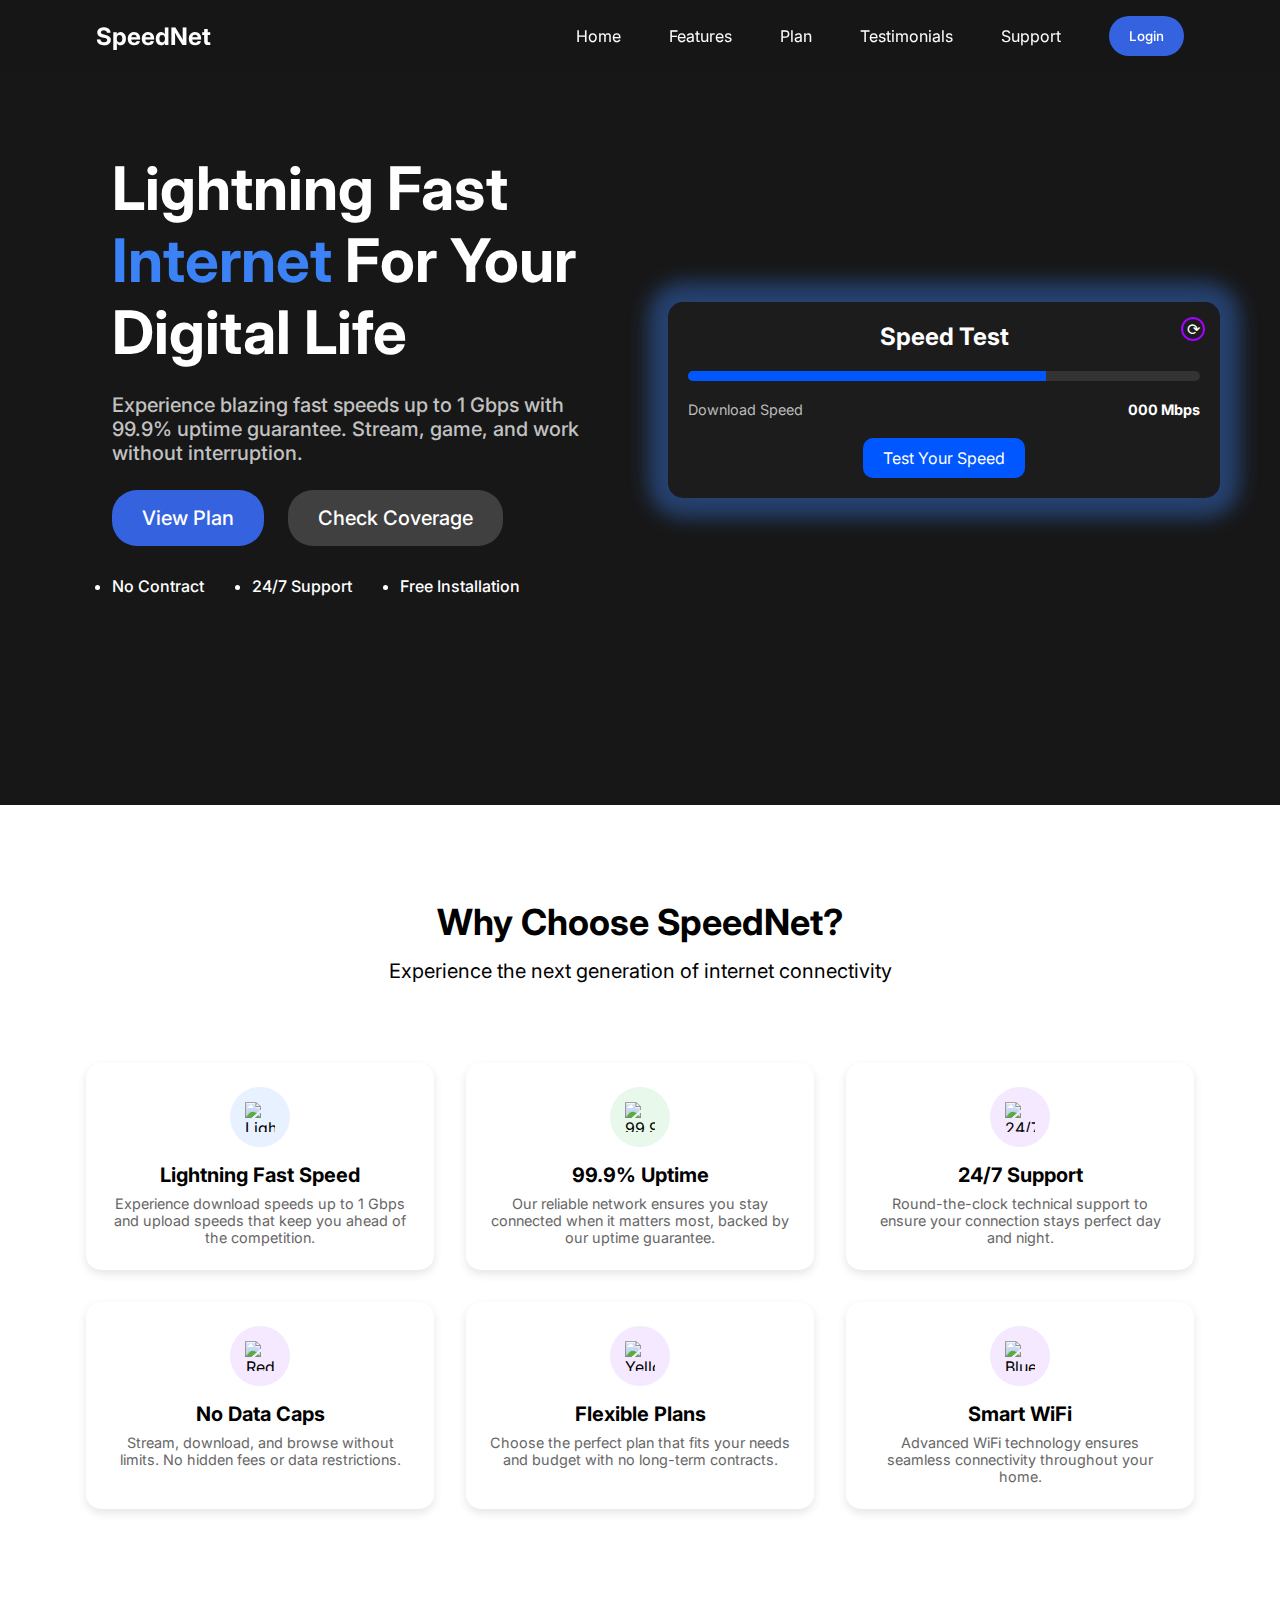
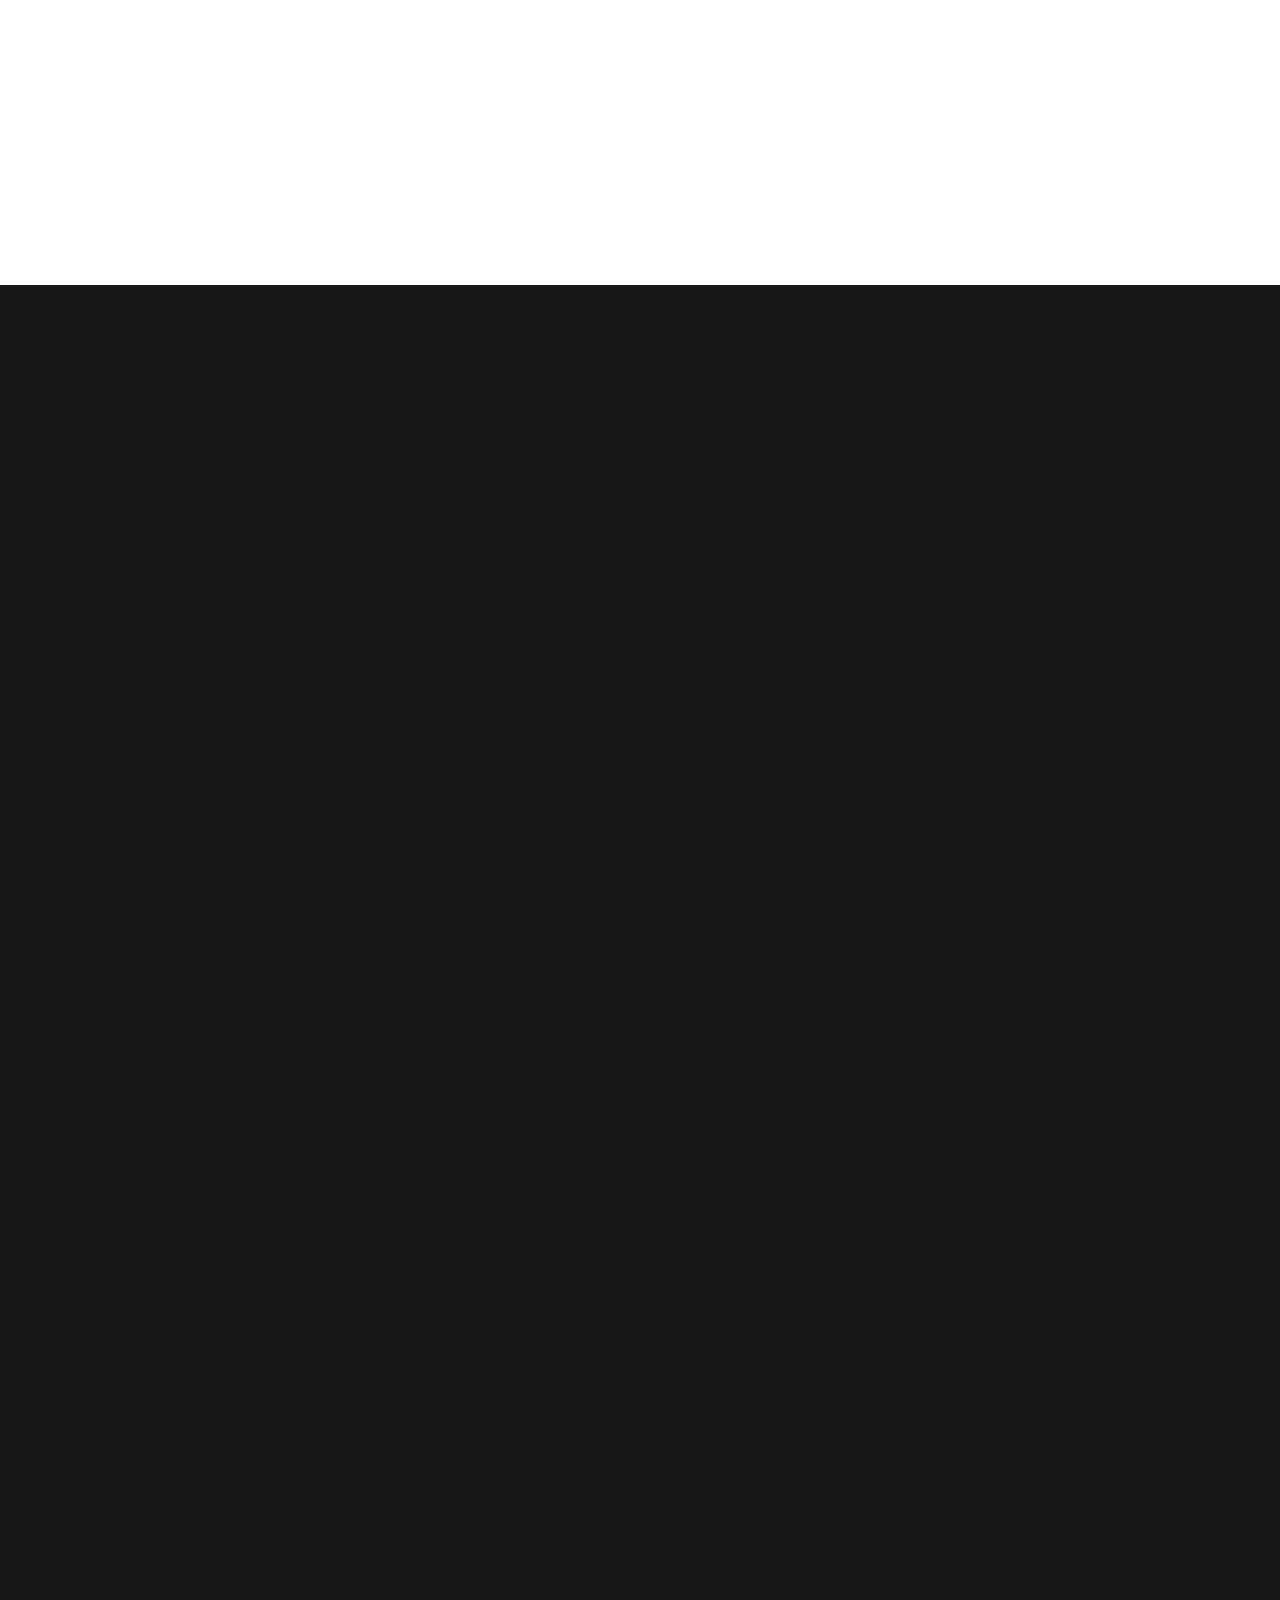
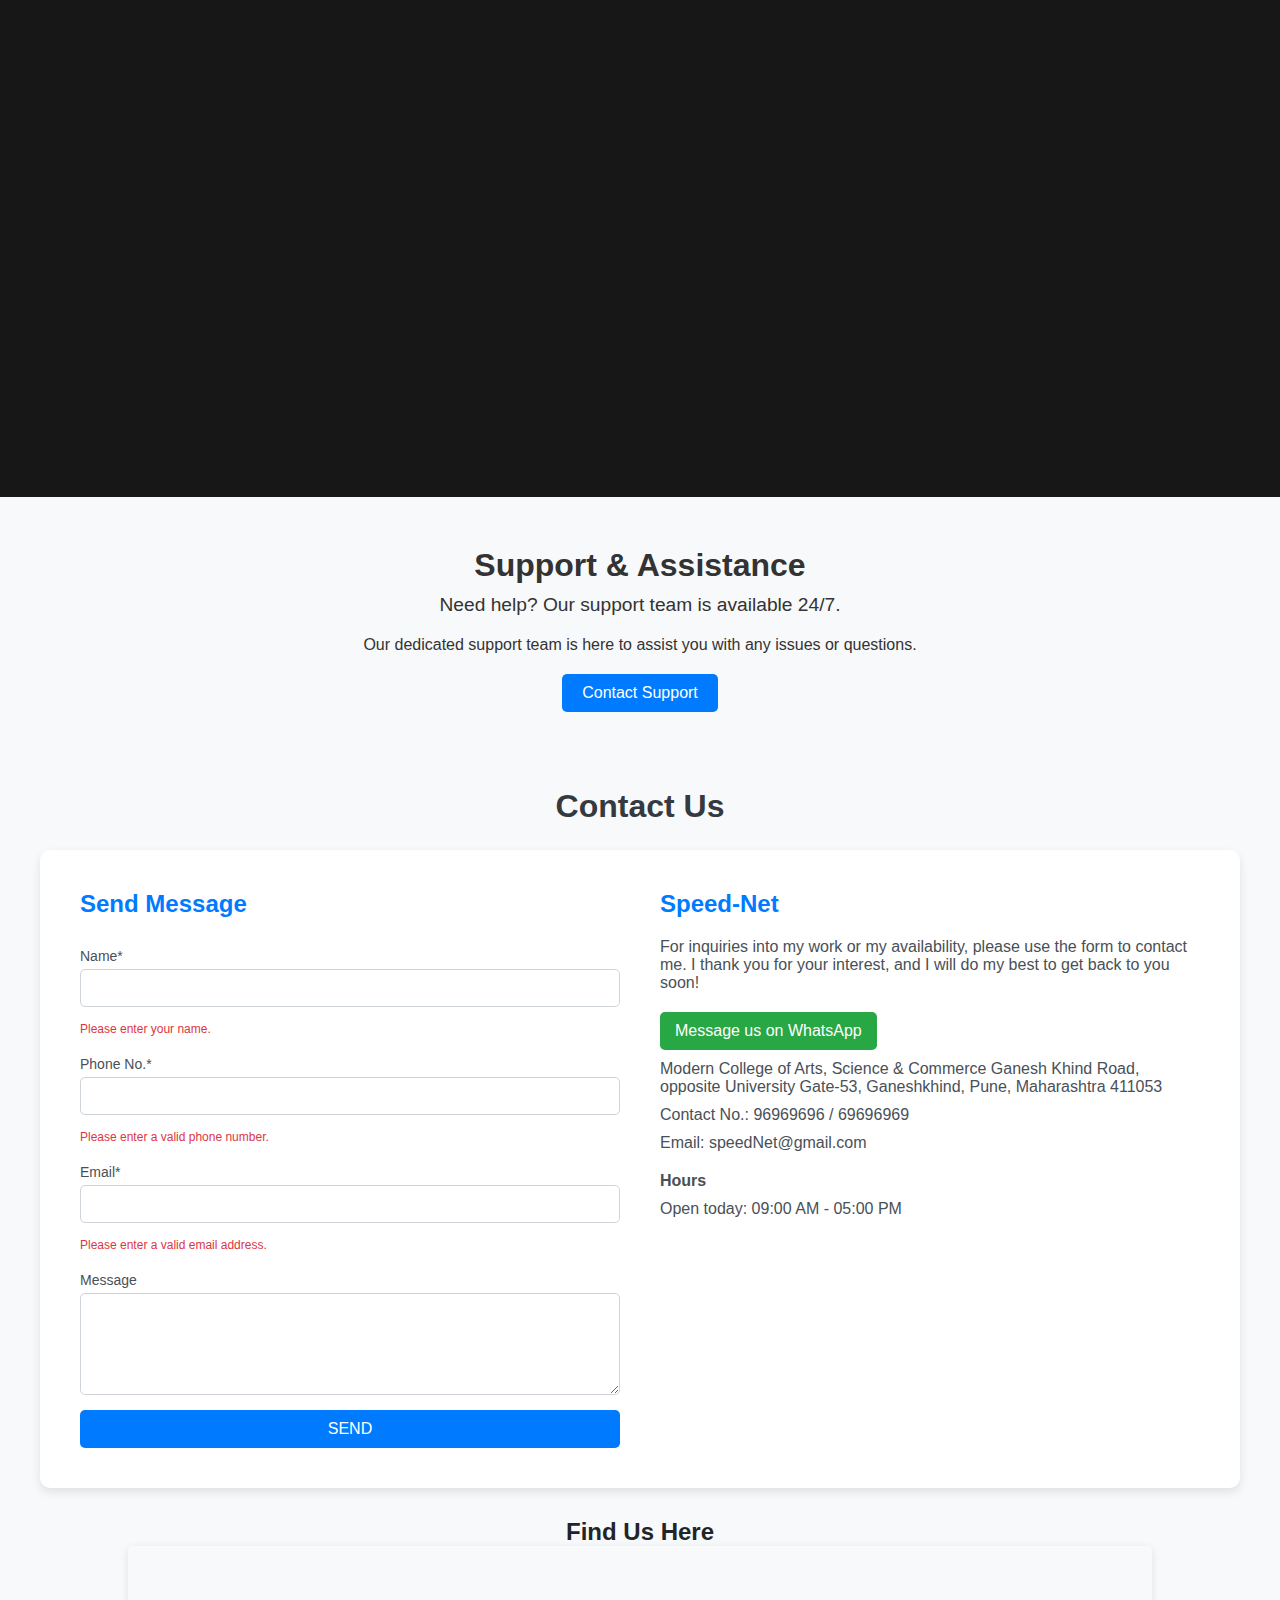
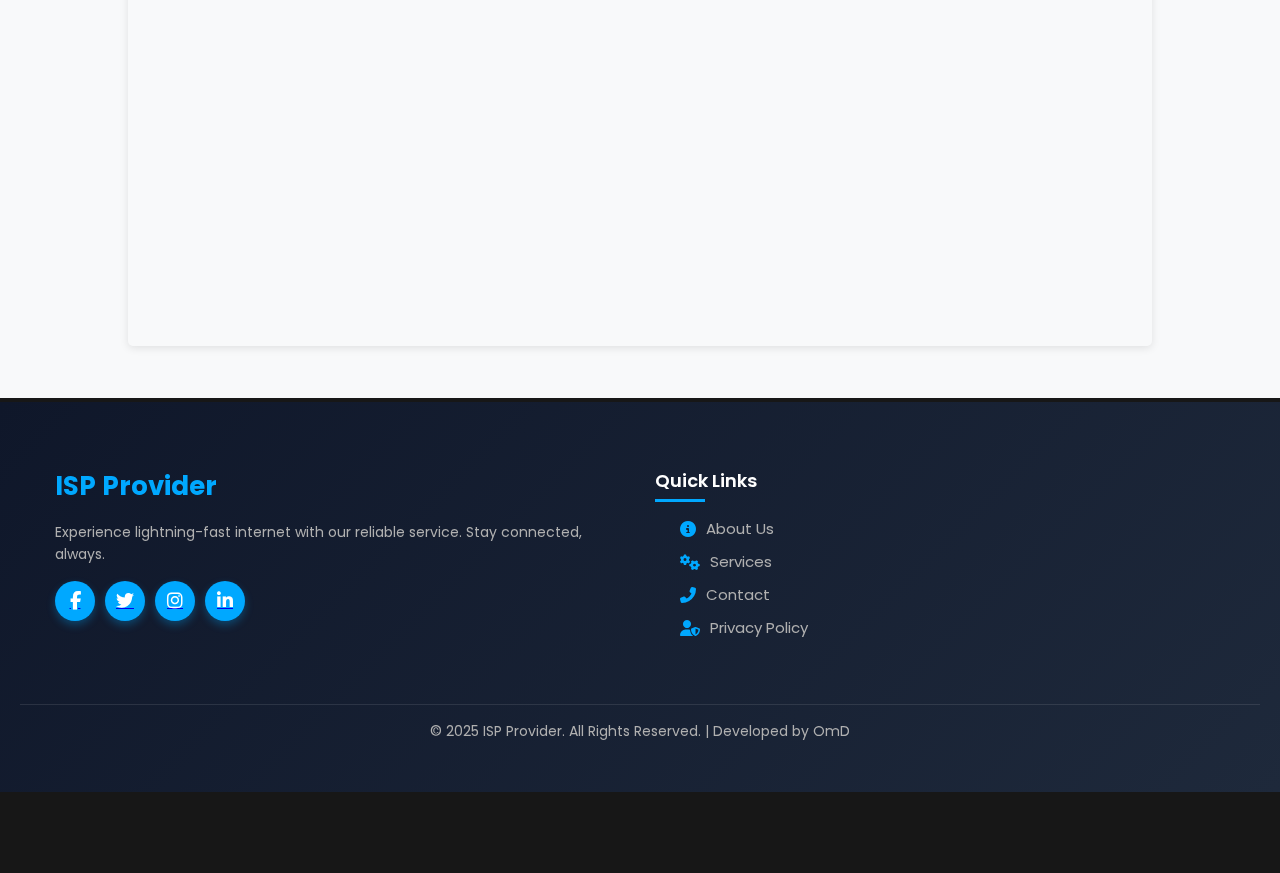
<file: index.html>
<!DOCTYPE html>
<html lang="en">

<head>
    <meta charset="UTF-8">
    <meta name="viewport" content="width=device-width, initial-scale=1.0">
    <title>Speed - Internet Service Provider</title>
    <link rel="stylesheet" href="main.css">
  

    <script>
        document.addEventListener("DOMContentLoaded", function () {
            const navLinks = document.querySelectorAll("nav .rightNavEle");

            navLinks.forEach(link => {
                link.addEventListener("click", function () {
                    const sectionId = this.getAttribute("data-section");
                    const section = document.getElementById(sectionId);
                    if (section) {
                        section.scrollIntoView({ behavior: "smooth" });
                    }
                });
            });
        });
    </script>
</head>

<body>
    <header>
        <nav>
            <div class="left">
                <div>SpeedNet</div>
            </div>
            <div class="right">
                <div class="rightNavEle"><a href="#Home">Home</a></div>
                <div class="rightNavEle"><a href="#Features">Features</a></div>
                <div class="rightNavEle"><a href="#Plan">Plan</a></div>
                <div class="rightNavEle"><a href="#Testimonials">Testimonials</a></div>
                <div class="rightNavEle"><a href="#contactUs">Support</a></div>
                <button class="blueBtn" onclick="window.location.href='loginPage.php'">Login</button>


            </div>
        </nav>
    </header>
    <main>
        
        <div id="Home">
            <iframe src="Main/Home.html"  scrolling="no"></iframe>
        </div>

        <div id="Features">
            <iframe src="Main/Features.html" class="featurePage" scrolling="no"></iframe>
        </div>

        <div id="Plan">
            <iframe src="Main/Plan.php" class="planPage" scrolling="no"></iframe>
        </div>
        
        <div id="Testimonials">
            <iframe src="Main/testimonial.php" class="testimonialPage" scrolling="no"></iframe>
        </div>  

        <div id="contactUs">
            <iframe src="Main/ContactUs.html"  scrolling="no"></iframe>
         </div>

        <div id="footer">
            <iframe src="Main/footer.html"  scrolling="no"></iframe>
         </div>

         
        
    </main>
</body>
<script>
function resizeIframe(iframe) {
    if (!iframe || !iframe.contentWindow || !iframe.contentWindow.document) return;

    try {
        let contentHeight = iframe.contentWindow.document.body.scrollHeight || iframe.contentWindow.document.documentElement.scrollHeight;

        // Adjust height dynamically without excessive constraints
        let newHeight = Math.max(contentHeight, 300); // 300px minimum height

        iframe.style.height = newHeight + "px"; // Use 'px' instead of 'vh' for accurate rendering
    } catch (error) {
        console.error("Resize error:", error); // Handles cross-origin iframe errors
    }
}

// Apply to all iframes
document.querySelectorAll("iframe").forEach(iframe => {
    iframe.onload = () => resizeIframe(iframe);
    window.addEventListener('resize', () => resizeIframe(iframe));
});
</script>
</html>
</file>
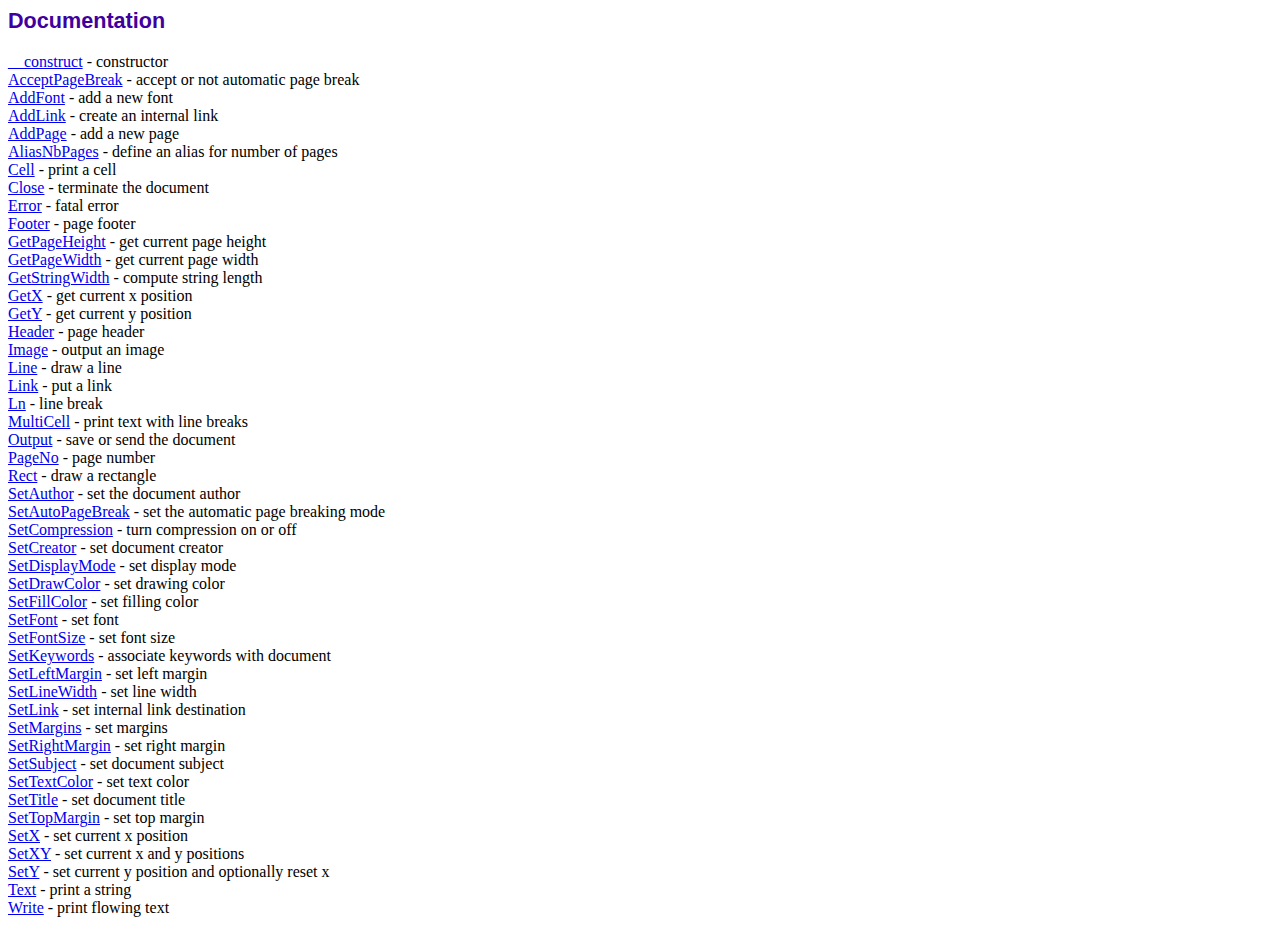
<file: customer/phps/libs/doc/index.htm>
<!DOCTYPE html PUBLIC "-//W3C//DTD HTML 4.01 Transitional//EN">
<html>
<head>
<meta http-equiv="Content-Type" content="text/html; charset=UTF-8">
<title>Documentation</title>
<link type="text/css" rel="stylesheet" href="../fpdf.css">
</head>
<body>
<h1>Documentation</h1>
<a href="__construct.htm">__construct</a> - constructor<br>
<a href="acceptpagebreak.htm">AcceptPageBreak</a> - accept or not automatic page break<br>
<a href="addfont.htm">AddFont</a> - add a new font<br>
<a href="addlink.htm">AddLink</a> - create an internal link<br>
<a href="addpage.htm">AddPage</a> - add a new page<br>
<a href="aliasnbpages.htm">AliasNbPages</a> - define an alias for number of pages<br>
<a href="cell.htm">Cell</a> - print a cell<br>
<a href="close.htm">Close</a> - terminate the document<br>
<a href="error.htm">Error</a> - fatal error<br>
<a href="footer.htm">Footer</a> - page footer<br>
<a href="getpageheight.htm">GetPageHeight</a> - get current page height<br>
<a href="getpagewidth.htm">GetPageWidth</a> - get current page width<br>
<a href="getstringwidth.htm">GetStringWidth</a> - compute string length<br>
<a href="getx.htm">GetX</a> - get current x position<br>
<a href="gety.htm">GetY</a> - get current y position<br>
<a href="header.htm">Header</a> - page header<br>
<a href="image.htm">Image</a> - output an image<br>
<a href="line.htm">Line</a> - draw a line<br>
<a href="link.htm">Link</a> - put a link<br>
<a href="ln.htm">Ln</a> - line break<br>
<a href="multicell.htm">MultiCell</a> - print text with line breaks<br>
<a href="output.htm">Output</a> - save or send the document<br>
<a href="pageno.htm">PageNo</a> - page number<br>
<a href="rect.htm">Rect</a> - draw a rectangle<br>
<a href="setauthor.htm">SetAuthor</a> - set the document author<br>
<a href="setautopagebreak.htm">SetAutoPageBreak</a> - set the automatic page breaking mode<br>
<a href="setcompression.htm">SetCompression</a> - turn compression on or off<br>
<a href="setcreator.htm">SetCreator</a> - set document creator<br>
<a href="setdisplaymode.htm">SetDisplayMode</a> - set display mode<br>
<a href="setdrawcolor.htm">SetDrawColor</a> - set drawing color<br>
<a href="setfillcolor.htm">SetFillColor</a> - set filling color<br>
<a href="setfont.htm">SetFont</a> - set font<br>
<a href="setfontsize.htm">SetFontSize</a> - set font size<br>
<a href="setkeywords.htm">SetKeywords</a> - associate keywords with document<br>
<a href="setleftmargin.htm">SetLeftMargin</a> - set left margin<br>
<a href="setlinewidth.htm">SetLineWidth</a> - set line width<br>
<a href="setlink.htm">SetLink</a> - set internal link destination<br>
<a href="setmargins.htm">SetMargins</a> - set margins<br>
<a href="setrightmargin.htm">SetRightMargin</a> - set right margin<br>
<a href="setsubject.htm">SetSubject</a> - set document subject<br>
<a href="settextcolor.htm">SetTextColor</a> - set text color<br>
<a href="settitle.htm">SetTitle</a> - set document title<br>
<a href="settopmargin.htm">SetTopMargin</a> - set top margin<br>
<a href="setx.htm">SetX</a> - set current x position<br>
<a href="setxy.htm">SetXY</a> - set current x and y positions<br>
<a href="sety.htm">SetY</a> - set current y position and optionally reset x<br>
<a href="text.htm">Text</a> - print a string<br>
<a href="write.htm">Write</a> - print flowing text<br>
</body>
</html>
</file>
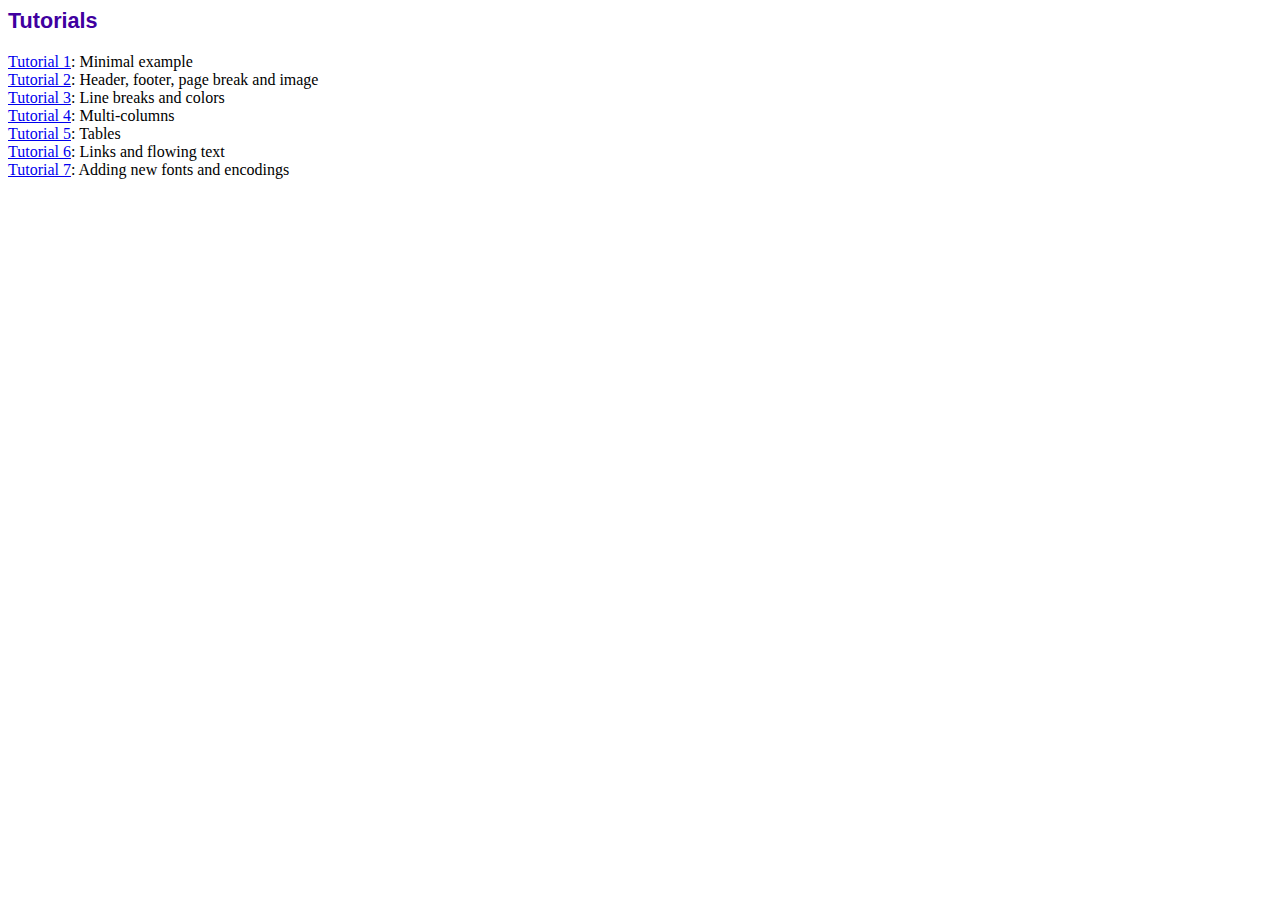
<file: customer/phps/libs/tutorial/index.htm>
<!DOCTYPE html PUBLIC "-//W3C//DTD HTML 4.01 Transitional//EN">
<html>
<head>
<meta http-equiv="Content-Type" content="text/html; charset=UTF-8">
<title>Tutorials</title>
<link type="text/css" rel="stylesheet" href="../fpdf.css">
</head>
<body>
<h1>Tutorials</h1>
<ul style="list-style-type:none; margin-left:0; padding-left:0">
<li><a href="tuto1.htm">Tutorial 1</a>: Minimal example</li>
<li><a href="tuto2.htm">Tutorial 2</a>: Header, footer, page break and image</li>
<li><a href="tuto3.htm">Tutorial 3</a>: Line breaks and colors</li>
<li><a href="tuto4.htm">Tutorial 4</a>: Multi-columns</li>
<li><a href="tuto5.htm">Tutorial 5</a>: Tables</li>
<li><a href="tuto6.htm">Tutorial 6</a>: Links and flowing text</li>
<li><a href="tuto7.htm">Tutorial 7</a>: Adding new fonts and encodings</li>
</ul>
</body>
</html>
</file>
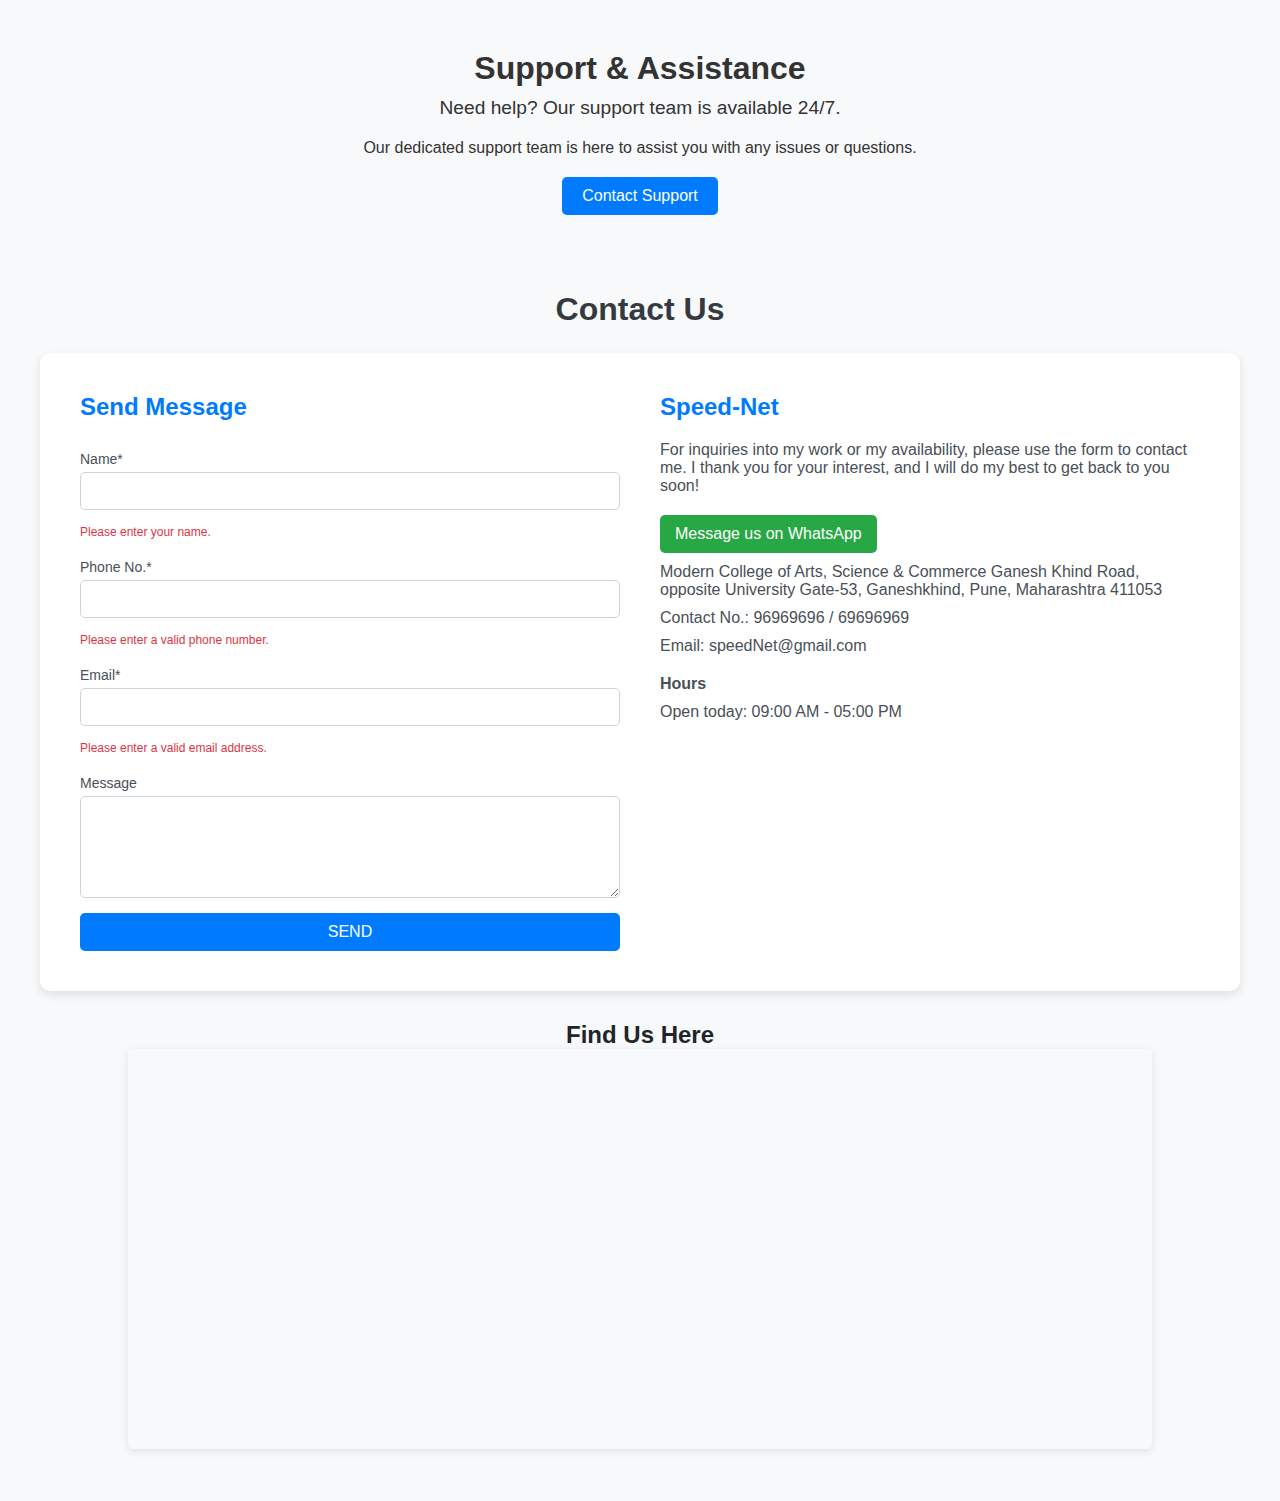
<file: Main/ContactUs.html>
<!DOCTYPE html>
<html lang="en">

<head>
    <meta charset="UTF-8">
    <meta name="viewport" content="width=device-width, initial-scale=1.0">
    <title>Contact Us</title>
    <link rel="stylesheet" href="ContactUs.css">
    <link rel="stylesheet" href="https://unpkg.com/swiper/swiper-bundle.min.css">
</head>

<body>
    <div class="lightShaded">
        <div id="Support" class="secondLight">
            <div class="upperText">
                <h2>Support & Assistance</h2>
                <p>Need help? Our support team is available 24/7.</p>
            </div>
            <div class="support-content">
                <p>Our dedicated support team is here to assist you with any issues or questions.</p>
                <button class="blueBtn">Contact Support</button>
            </div>
        </div>

        <h1 class="pgHead">Contact Us</h1>
        <div class="container">
            <!-- Form Section -->
            <div class="form-container">
                <h2>Send Message</h2>
                <form id="enquiryForm">
                    <label for="personName">Name*</label>
                    <input type="text" id="personName" name="personName" required>
                    <span class="error" id="nameError">Please enter your name.</span>

                    <label for="phoneNo">Phone No.*</label>
                    <input type="number" id="phoneNo" name="phoneNo" maxlength="10" required>
                    <span class="error" id="phoneError">Please enter a valid phone number.</span>

                    <label for="email">Email*</label>
                    <input type="email" id="email" name="email" required>
                    <span class="error" id="emailError">Please enter a valid email address.</span>

                    <label for="address">Message</label>
                    <textarea id="address" name="address" rows="5"></textarea>

                    <button type="submit">SEND</button>
                </form>
            </div>

            <!-- Information Section -->
            <div class="info-container">
                <h2>Speed-Net</h2>
                <p>For inquiries into my work or my availability, please use the form to contact me. I thank you for your
                    interest, and I will do my best to get back to you soon!</p>

                <a href="https://wa.me/919843394440" target="_blank">Message us on WhatsApp</a>

                <p>Modern College of Arts, Science & Commerce Ganesh Khind Road, opposite University Gate-53, Ganeshkhind, Pune, Maharashtra 411053</p>
                <p>Contact No.: 96969696 / 69696969</p>
                <p>Email: speedNet@gmail.com</p>

                <div class="hours">
                    <p><strong>Hours</strong></p>
                    <p>Open today: 09:00 AM - 05:00 PM</p>
                </div>
            </div>
        </div>

        <!-- Map Section -->
        <div class="map-container">
            <h2>Find Us Here</h2>
            <iframe
                src="https://www.google.com/maps/embed?pb=!1m18!1m12!1m3!1d15130.89837773802!2d73.81091594696045!3d18.541343588006455!2m3!1f0!2f0!3f0!3m2!1i1024!2i768!4f13.1!3m3!1m2!1s0x3bc2bf6995555555%3A0xead9399e14762578!2sModern%20College%20of%20Arts%2C%20Science%20%26%20Commerce!5e0!3m2!1sen!2sin!4v1739185283410!5m2!1sen!2sin"
                width="600" height="450" style="border:0;" allowfullscreen="" loading="lazy"
                referrerpolicy="no-referrer-when-downgrade">
            </iframe>
        </div>

        <!-- Confirmation Popup -->
        <div id="confirmationPopup" class="popup">
            <div class="popup-content">
                <h3>🎉 Enquiry Submitted!</h3>
                <p>Your enquiry has been successfully submitted. We will get back to you soon!</p>
                <button onclick="closePopup()">OK</button>
            </div>
        </div>
    </div>

    <!-- Swiper JS -->
    <script src="https://unpkg.com/swiper/swiper-bundle.min.js"></script>

    <script>
        const swiper = new Swiper(".mySwiper", {
            loop: true,
            navigation: {
                nextEl: ".swiper-button-next",
                prevEl: ".swiper-button-prev",
            },
            pagination: {
                el: ".swiper-pagination",
                clickable: true,
            },
        });

        document.getElementById('enquiryForm').addEventListener('submit', function (event) {
            event.preventDefault();

            const personName = document.getElementById('personName');
            const phoneNo = document.getElementById('phoneNo');
            const email = document.getElementById('email');
            const address = document.getElementById('address');

            let isValid = true;

            if (!personName.value.trim()) {
                document.getElementById('nameError').style.display = 'block';
                isValid = false;
            } else {
                document.getElementById('nameError').style.display = 'none';
            }

            if (!phoneNo.value.trim() || isNaN(phoneNo.value)) {
                document.getElementById('phoneError').style.display = 'block';
                isValid = false;
            } else {
                document.getElementById('phoneError').style.display = 'none';
            }

            if (!email.value.trim() || !email.value.includes('@')) {
                document.getElementById('emailError').style.display = 'block';
                isValid = false;
            } else {
                document.getElementById('emailError').style.display = 'none';
            }

            if (!isValid) return;

            if (!confirm("Do you want to submit your enquiry?")) return;

            let formData = new FormData();
            formData.append("personName", personName.value);
            formData.append("phoneNo", phoneNo.value);
            formData.append("email", email.value);
            formData.append("address", address.value);

            fetch('http://localhost/ISPProject/Main/php/submit_enquiry.php', {
                method: 'POST',
                body: formData
            })
                .then(response => response.json())
                .then(data => {
                    if (data.success) {
                        showPopup();
                        personName.value = '';
                        phoneNo.value = '';
                        email.value = '';
                        address.value = '';
                    } else {
                        alert("Error: " + data.error);
                    }
                })
                .catch(error => alert("An error occurred."));
        });

        function showPopup() {
            document.getElementById('confirmationPopup').style.display = 'flex';
        }

        function closePopup() {
            document.getElementById('confirmationPopup').style.display = 'none';
        }
    </script>

</body>

</html>
</file>
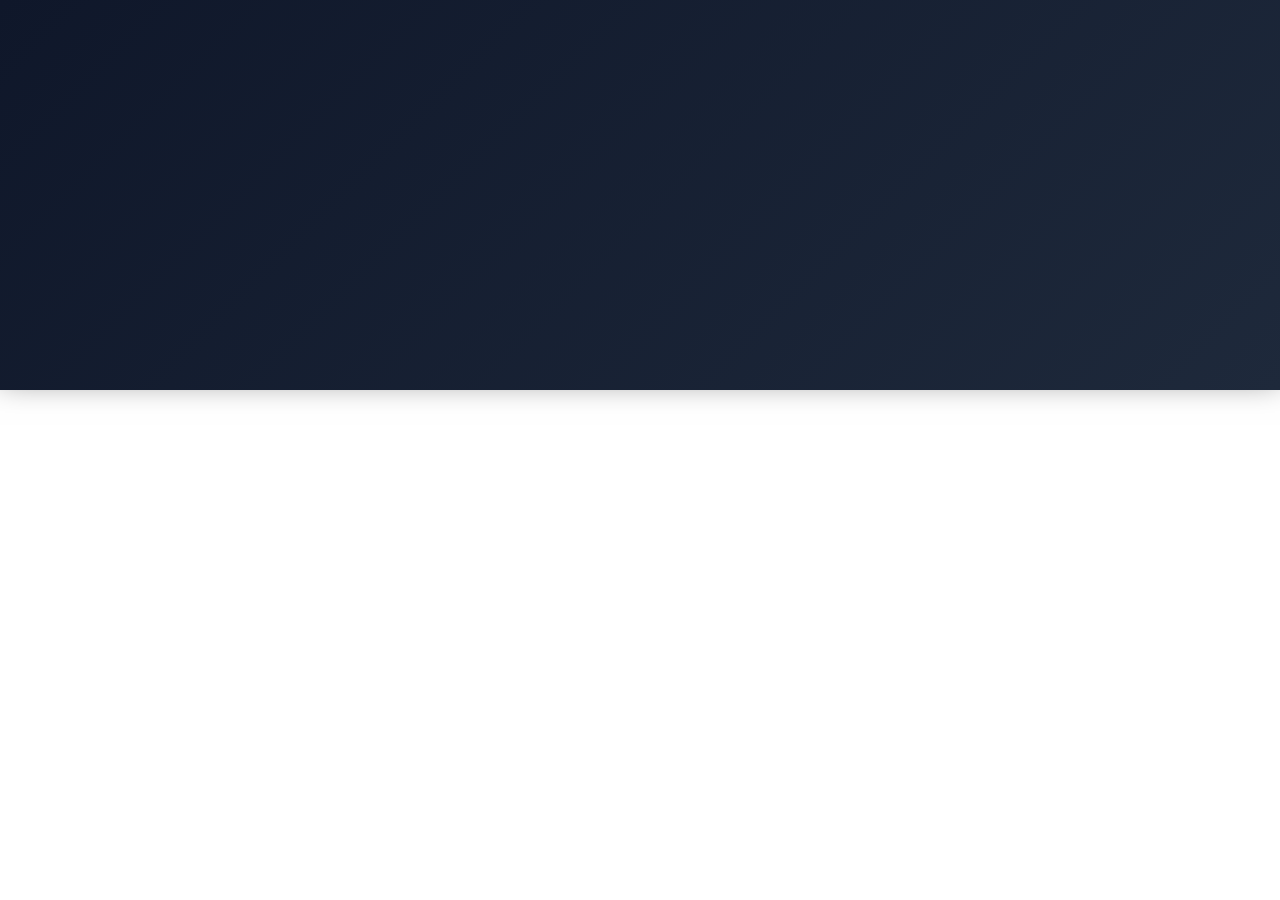
<file: Main/footer.html>
<!DOCTYPE html>
<html lang="en">
<head>
    <meta charset="UTF-8">
    <meta name="viewport" content="width=device-width, initial-scale=1.0">
    <title>Modern Animated Footer</title>
    <link rel="stylesheet" href="footer.css">
    <link rel="stylesheet" href="https://cdnjs.cloudflare.com/ajax/libs/font-awesome/6.4.2/css/all.min.css">
</head>
<body>

<footer class="footer_area">
    <div class="footer_container">
        <!-- Company Info -->
        <div class="footer_column">
            <h2 class="footer_logo">ISP Provider</h2>
            <p>Experience lightning-fast internet with our reliable service. Stay connected, always.</p>
            <div class="footer_social_area">
                <a href="#" class="social-icon"><i class="fab fa-facebook-f"></i></a>
                <a href="#" class="social-icon"><i class="fab fa-twitter"></i></a>
                <a href="#" class="social-icon"><i class="fab fa-instagram"></i></a>
                <a href="#" class="social-icon"><i class="fab fa-linkedin-in"></i></a>
            </div>
        </div>

        <!-- Quick Links -->
        <div class="footer_column">
            <h3 class="widget-title">Quick Links</h3>
            <ul class="footer_menu">
                <li><a href="http://localhost/ISPProject/Main/footer/aboutus.html" target="_blank"><i class="fas fa-info-circle"></i> About Us</a></li>
                <li><a href="http://localhost/ISPProject/Main/footer/servises.html" target="_blank"><i class="fas fa-cogs"></i> Services</a></li>
                <li><a href="#"><i class="fas fa-phone-alt"></i> Contact</a></li>
                <li><a href="http://localhost/ISPProject/Main/footer/privacy.html" target="_blank"><i class="fas fa-user-shield"></i> Privacy Policy</a></li>
            </ul>
        </div>
    </div>

    <!-- Footer Bottom -->
    <div class="footer_bottom">
        <p>© 2025 ISP Provider. All Rights Reserved. | Developed by OmD</p>
    </div>
</footer>

</body>
</html>
</file>
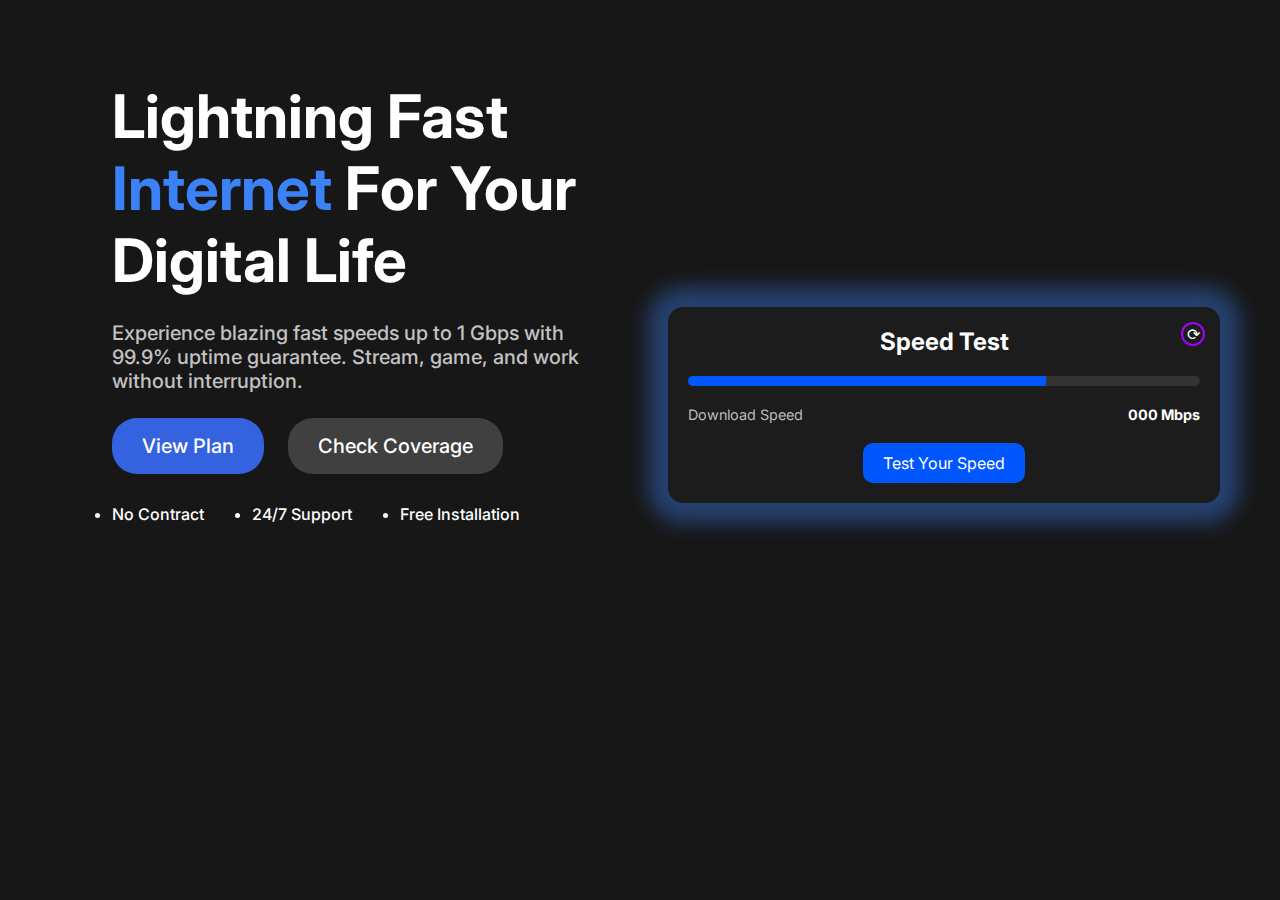
<file: Main/Home.html>
<!DOCTYPE html>
<html lang="en">
<head>
    <meta charset="UTF-8">
    <meta name="viewport" content="width=device-width, initial-scale=1.0">
    <title>Home - SpeedNet</title>
    <link rel="stylesheet" href="Home.css">
    <link rel="stylesheet" href="../main.css">
</head>
<body>
    <!-- Main Content -->
    <div class="darkShaded">
        <div id="Home" class="firstDark">
            <div class="left">
                <div class="fChild">Lightning Fast <span>Internet</span> For Your Digital Life</div>
                <div class="sChild">
                    Experience blazing fast speeds up to 1 Gbps with 99.9% uptime guarantee. Stream, game, and work
                    without interruption.
                </div>
                <div>
                    <button class="blueBtn">View Plan</button>
                    <button class="greyBtn">Check Coverage</button>
                </div>
                <div>
                    <ul>
                        <li>No Contract</li>
                        <li>24/7 Support</li>
                        <li>Free Installation</li>
                    </ul>
                </div>
            </div>
            <div class="right">
                <div class="speed-test-card">
                    <h2>Speed Test</h2>
                    <div class="icon-refresh">⟳</div>
                    <div class="progress-bar-container">
                        <div id="pb" class="progress-bar"></div>
                    </div>
                    <div class="speed-info">
                        <span>Download Speed</span>
                        <span id="result">000 Mbps</span>
                    </div>
                    <button class="test-button" onclick="speedCalc()">Test Your Speed</button>
                </div>
            </div>
        </div>
    </div>

    <script>
        function speedCalc() {
            let fileSize = 1024 * 1024; // 1MB file
            let url = "https://upload.wikimedia.org/wikipedia/commons/3/3a/Cat03.jpg"; // Sample image

            let startTime = new Date().getTime();
            let img = new Image();

            img.onload = function () {
                let endTime = new Date().getTime();
                let duration = (endTime - startTime) / 1000;
                let speedMbps = ((fileSize * 8) / duration) / (1024 * 1024);

                let pb = document.getElementById("pb");
                pb.style.width = speedMbps + "%";
                document.getElementById("result").innerText = `Download Speed: ${speedMbps.toFixed(2)} Mbps`;
            };

            img.src = url + "?t=" + startTime; // Prevent caching
        }
    </script>
</body>
</html>
</file>
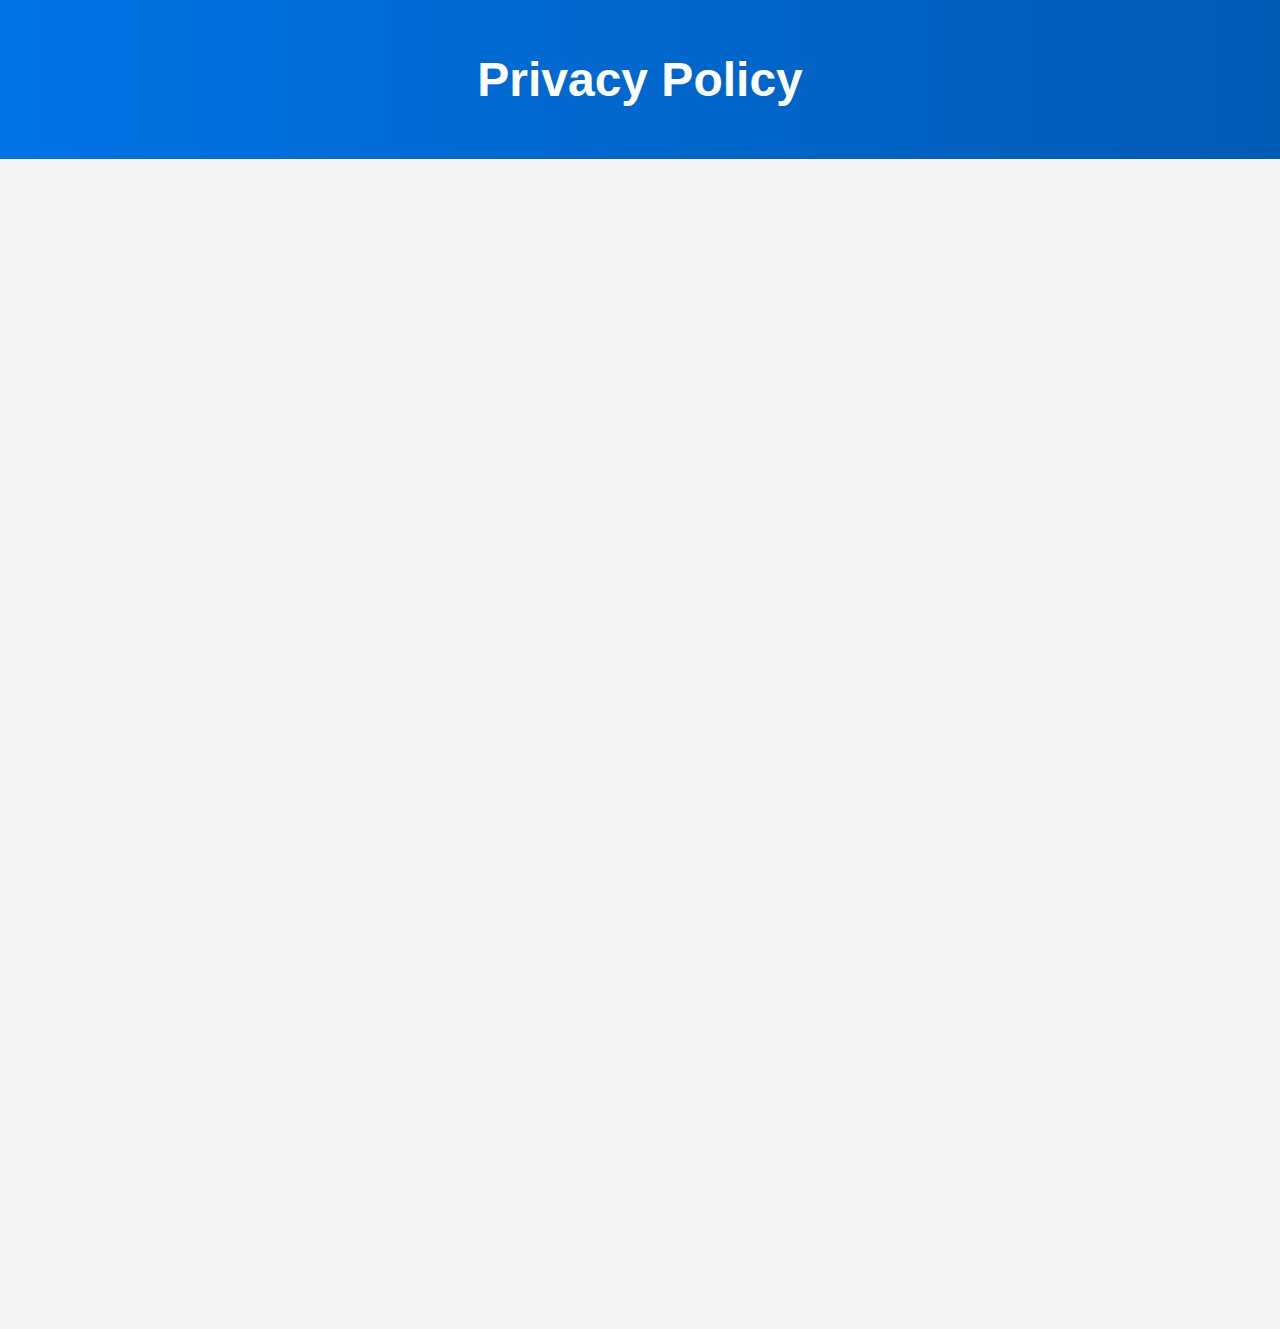
<file: Main/footer/privacy.html>
<!DOCTYPE html>
<html lang="en">
<head>
    <meta charset="UTF-8">
    <meta name="viewport" content="width=device-width, initial-scale=1.0">
    <title>Privacy Policy - SpeedNet</title>
    <link rel="stylesheet" href="privacy.css">
</head>
<body>
    <header>
        <h1>Privacy Policy</h1>
    </header>
    <section class="privacy">
        <div class="container">
            <h2>Introduction</h2>
            <p>At SpeedNet, we value your privacy and are committed to protecting your personal data. This Privacy Policy explains how we collect, use, and safeguard your information.</p>
            
            <h2>Information We Collect</h2>
            <ul>
                <li>Personal information such as name, email, and contact details.</li>
                <li>Usage data including IP addresses, browsing activity, and service usage.</li>
                <li>Payment and billing details for transactions.</li>
            </ul>
            
            <h2>How We Use Your Information</h2>
            <p>We use your information to provide better services, enhance security, and improve user experience. Your data helps us:</p>
            <ul>
                <li>Provide seamless internet service.</li>
                <li>Enhance customer support.</li>
                <li>Ensure security and prevent fraud.</li>
                <li>Comply with legal obligations.</li>
            </ul>
            
            <h2>Data Protection</h2>
            <p>We implement advanced security measures to protect your data from unauthorized access, misuse, or disclosure.</p>
            
            <h2>Third-Party Sharing</h2>
            <p>We do not sell your personal data. However, we may share necessary information with trusted partners for service delivery and legal compliance.</p>
            
            <h2>Your Rights</h2>
            <p>You have the right to access, update, or delete your personal data. Contact us at <a href="mailto:privacy@speednet.com">privacy@speednet.com</a> for any requests.</p>
            
            <h2>Changes to This Policy</h2>
            <p>We may update our Privacy Policy periodically. Please review this page regularly for updates.</p>
            
            <h2>Contact Us</h2>
            <p>If you have any questions about this Privacy Policy, reach out to us at <a href="mailto:support@speednet.com">support@speednet.com</a> or call (123) 456-7890.</p>
        </div>
    </section>
</body>
</html>
</file>
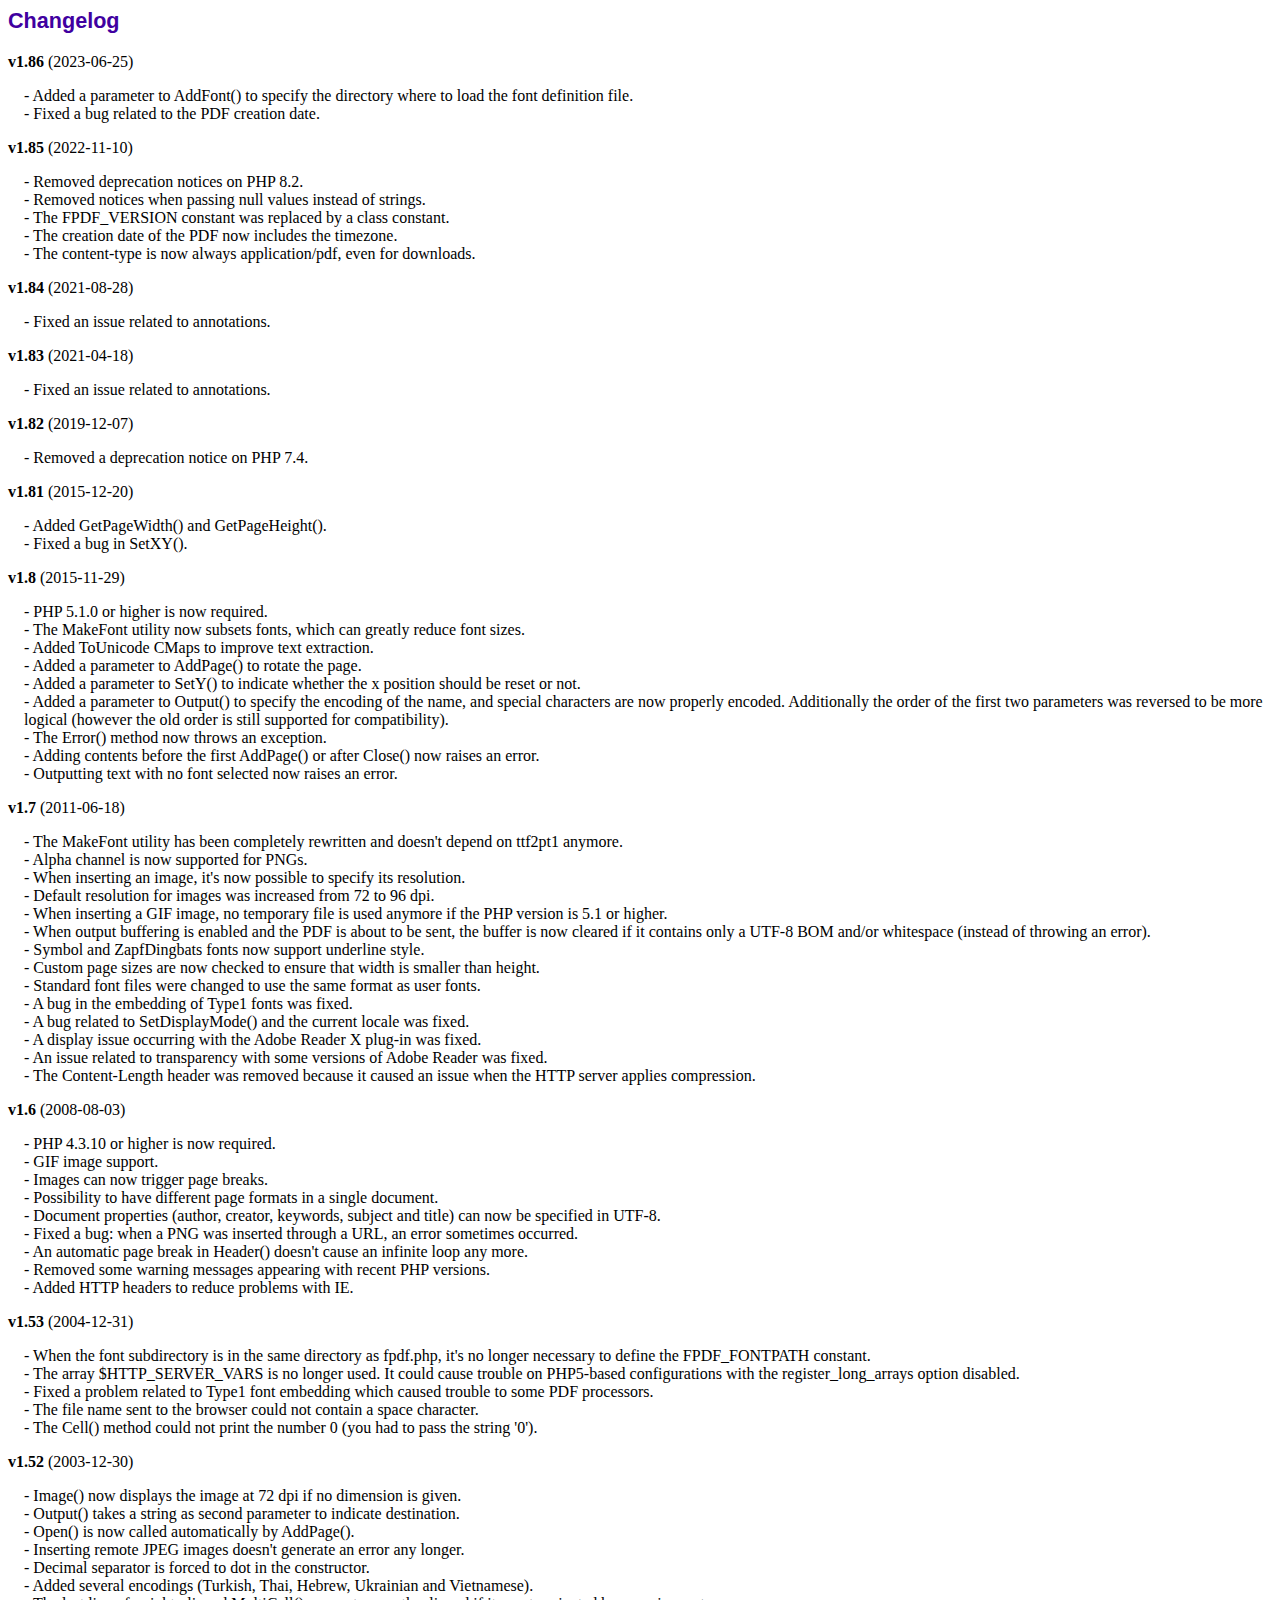
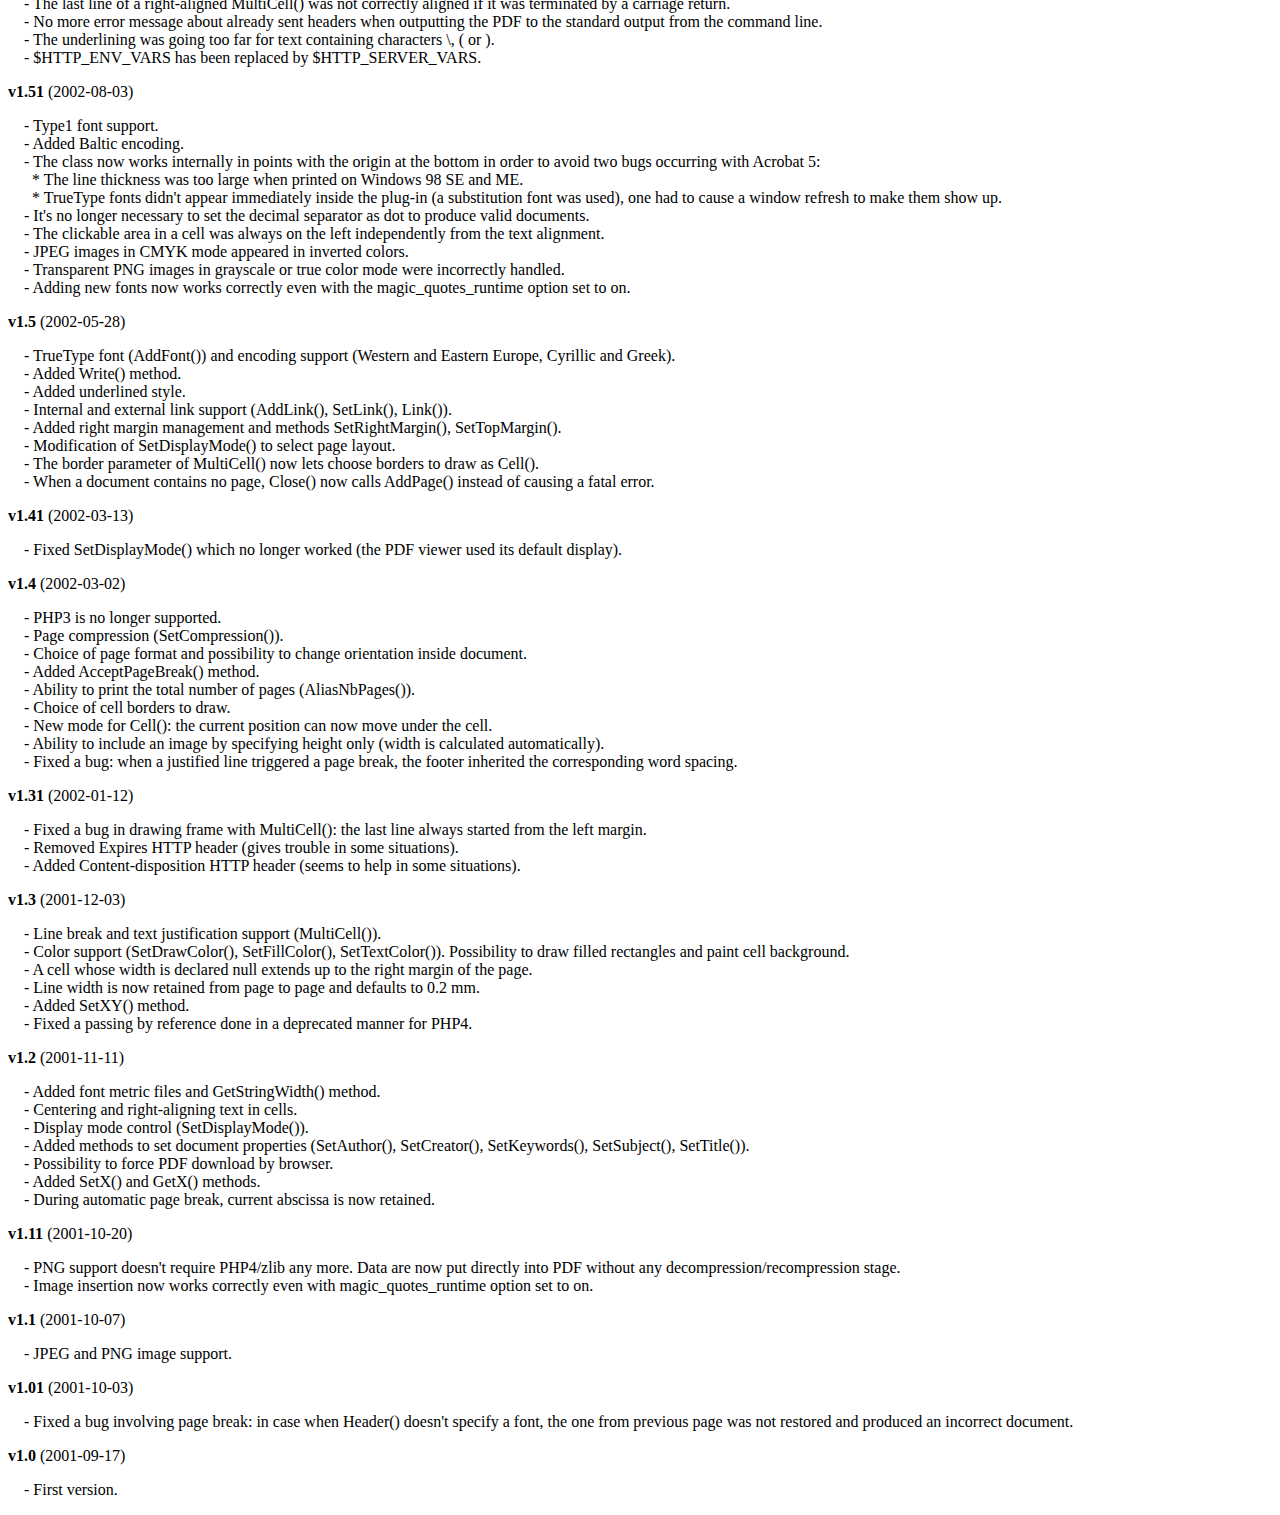
<file: customer/phps/libs/changelog.htm>
<!DOCTYPE html PUBLIC "-//W3C//DTD HTML 4.01 Transitional//EN">
<html>
<head>
<meta http-equiv="Content-Type" content="text/html; charset=UTF-8">
<title>Changelog</title>
<link type="text/css" rel="stylesheet" href="fpdf.css">
<style type="text/css">
dd {margin:1em 0 1em 1em}
</style>
</head>
<body>
<h1>Changelog</h1>
<dl>
<dt><strong>v1.86</strong> (2023-06-25)</dt>
<dd>
- Added a parameter to AddFont() to specify the directory where to load the font definition file.<br>
- Fixed a bug related to the PDF creation date.<br>
</dd>
<dt><strong>v1.85</strong> (2022-11-10)</dt>
<dd>
- Removed deprecation notices on PHP 8.2.<br>
- Removed notices when passing null values instead of strings.<br>
- The FPDF_VERSION constant was replaced by a class constant.<br>
- The creation date of the PDF now includes the timezone.<br>
- The content-type is now always application/pdf, even for downloads.<br>
</dd>
<dt><strong>v1.84</strong> (2021-08-28)</dt>
<dd>
- Fixed an issue related to annotations.<br>
</dd>
<dt><strong>v1.83</strong> (2021-04-18)</dt>
<dd>
- Fixed an issue related to annotations.<br>
</dd>
<dt><strong>v1.82</strong> (2019-12-07)</dt>
<dd>
- Removed a deprecation notice on PHP 7.4.<br>
</dd>
<dt><strong>v1.81</strong> (2015-12-20)</dt>
<dd>
- Added GetPageWidth() and GetPageHeight().<br>
- Fixed a bug in SetXY().<br>
</dd>
<dt><strong>v1.8</strong> (2015-11-29)</dt>
<dd>
- PHP 5.1.0 or higher is now required.<br>
- The MakeFont utility now subsets fonts, which can greatly reduce font sizes.<br>
- Added ToUnicode CMaps to improve text extraction.<br>
- Added a parameter to AddPage() to rotate the page.<br>
- Added a parameter to SetY() to indicate whether the x position should be reset or not.<br>
- Added a parameter to Output() to specify the encoding of the name, and special characters are now properly encoded. Additionally the order of the first two parameters was reversed to be more logical (however the old order is still supported for compatibility).<br>
- The Error() method now throws an exception.<br>
- Adding contents before the first AddPage() or after Close() now raises an error.<br>
- Outputting text with no font selected now raises an error.<br>
</dd>
<dt><strong>v1.7</strong> (2011-06-18)</dt>
<dd>
- The MakeFont utility has been completely rewritten and doesn't depend on ttf2pt1 anymore.<br>
- Alpha channel is now supported for PNGs.<br>
- When inserting an image, it's now possible to specify its resolution.<br>
- Default resolution for images was increased from 72 to 96 dpi.<br>
- When inserting a GIF image, no temporary file is used anymore if the PHP version is 5.1 or higher.<br>
- When output buffering is enabled and the PDF is about to be sent, the buffer is now cleared if it contains only a UTF-8 BOM and/or whitespace (instead of throwing an error).<br>
- Symbol and ZapfDingbats fonts now support underline style.<br>
- Custom page sizes are now checked to ensure that width is smaller than height.<br>
- Standard font files were changed to use the same format as user fonts.<br>
- A bug in the embedding of Type1 fonts was fixed.<br>
- A bug related to SetDisplayMode() and the current locale was fixed.<br>
- A display issue occurring with the Adobe Reader X plug-in was fixed.<br>
- An issue related to transparency with some versions of Adobe Reader was fixed.<br>
- The Content-Length header was removed because it caused an issue when the HTTP server applies compression.<br>
</dd>
<dt><strong>v1.6</strong> (2008-08-03)</dt>
<dd>
- PHP 4.3.10 or higher is now required.<br>
- GIF image support.<br>
- Images can now trigger page breaks.<br>
- Possibility to have different page formats in a single document.<br>
- Document properties (author, creator, keywords, subject and title) can now be specified in UTF-8.<br>
- Fixed a bug: when a PNG was inserted through a URL, an error sometimes occurred.<br>
- An automatic page break in Header() doesn't cause an infinite loop any more.<br>
- Removed some warning messages appearing with recent PHP versions.<br>
- Added HTTP headers to reduce problems with IE.<br>
</dd>
<dt><strong>v1.53</strong> (2004-12-31)</dt>
<dd>
- When the font subdirectory is in the same directory as fpdf.php, it's no longer necessary to define the FPDF_FONTPATH constant.<br>
- The array $HTTP_SERVER_VARS is no longer used. It could cause trouble on PHP5-based configurations with the register_long_arrays option disabled.<br>
- Fixed a problem related to Type1 font embedding which caused trouble to some PDF processors.<br>
- The file name sent to the browser could not contain a space character.<br>
- The Cell() method could not print the number 0 (you had to pass the string '0').<br>
</dd>
<dt><strong>v1.52</strong> (2003-12-30)</dt>
<dd>
- Image() now displays the image at 72 dpi if no dimension is given.<br>
- Output() takes a string as second parameter to indicate destination.<br>
- Open() is now called automatically by AddPage().<br>
- Inserting remote JPEG images doesn't generate an error any longer.<br>
- Decimal separator is forced to dot in the constructor.<br>
- Added several encodings (Turkish, Thai, Hebrew, Ukrainian and Vietnamese).<br>
- The last line of a right-aligned MultiCell() was not correctly aligned if it was terminated by a carriage return.<br>
- No more error message about already sent headers when outputting the PDF to the standard output from the command line.<br>
- The underlining was going too far for text containing characters \, ( or ).<br>
- $HTTP_ENV_VARS has been replaced by $HTTP_SERVER_VARS.<br>
</dd>
<dt><strong>v1.51</strong> (2002-08-03)</dt>
<dd>
- Type1 font support.<br>
- Added Baltic encoding.<br>
- The class now works internally in points with the origin at the bottom in order to avoid two bugs occurring with Acrobat 5:<br>&nbsp;&nbsp;* The line thickness was too large when printed on Windows 98 SE and ME.<br>&nbsp;&nbsp;* TrueType fonts didn't appear immediately inside the plug-in (a substitution font was used), one had to cause a window refresh to make them show up.<br>
- It's no longer necessary to set the decimal separator as dot to produce valid documents.<br>
- The clickable area in a cell was always on the left independently from the text alignment.<br>
- JPEG images in CMYK mode appeared in inverted colors.<br>
- Transparent PNG images in grayscale or true color mode were incorrectly handled.<br>
- Adding new fonts now works correctly even with the magic_quotes_runtime option set to on.<br>
</dd>
<dt><strong>v1.5</strong> (2002-05-28)</dt>
<dd>
- TrueType font (AddFont()) and encoding support (Western and Eastern Europe, Cyrillic and Greek).<br>
- Added Write() method.<br>
- Added underlined style.<br>
- Internal and external link support (AddLink(), SetLink(), Link()).<br>
- Added right margin management and methods SetRightMargin(), SetTopMargin().<br>
- Modification of SetDisplayMode() to select page layout.<br>
- The border parameter of MultiCell() now lets choose borders to draw as Cell().<br>
- When a document contains no page, Close() now calls AddPage() instead of causing a fatal error.<br>
</dd>
<dt><strong>v1.41</strong> (2002-03-13)</dt>
<dd>
- Fixed SetDisplayMode() which no longer worked (the PDF viewer used its default display).<br>
</dd>
<dt><strong>v1.4</strong> (2002-03-02)</dt>
<dd>
- PHP3 is no longer supported.<br>
- Page compression (SetCompression()).<br>
- Choice of page format and possibility to change orientation inside document.<br>
- Added AcceptPageBreak() method.<br>
- Ability to print the total number of pages (AliasNbPages()).<br>
- Choice of cell borders to draw.<br>
- New mode for Cell(): the current position can now move under the cell.<br>
- Ability to include an image by specifying height only (width is calculated automatically).<br>
- Fixed a bug: when a justified line triggered a page break, the footer inherited the corresponding word spacing.<br>
</dd>
<dt><strong>v1.31</strong> (2002-01-12)</dt>
<dd>
- Fixed a bug in drawing frame with MultiCell(): the last line always started from the left margin.<br>
- Removed Expires HTTP header (gives trouble in some situations).<br>
- Added Content-disposition HTTP header (seems to help in some situations).<br>
</dd>
<dt><strong>v1.3</strong> (2001-12-03)</dt>
<dd>
- Line break and text justification support (MultiCell()).<br>
- Color support (SetDrawColor(), SetFillColor(), SetTextColor()). Possibility to draw filled rectangles and paint cell background.<br>
- A cell whose width is declared null extends up to the right margin of the page.<br>
- Line width is now retained from page to page and defaults to 0.2 mm.<br>
- Added SetXY() method.<br>
- Fixed a passing by reference done in a deprecated manner for PHP4.<br>
</dd>
<dt><strong>v1.2</strong> (2001-11-11)</dt>
<dd>
- Added font metric files and GetStringWidth() method.<br>
- Centering and right-aligning text in cells.<br>
- Display mode control (SetDisplayMode()).<br>
- Added methods to set document properties (SetAuthor(), SetCreator(), SetKeywords(), SetSubject(), SetTitle()).<br>
- Possibility to force PDF download by browser.<br>
- Added SetX() and GetX() methods.<br>
- During automatic page break, current abscissa is now retained.<br>
</dd>
<dt><strong>v1.11</strong> (2001-10-20)</dt>
<dd>
- PNG support doesn't require PHP4/zlib any more. Data are now put directly into PDF without any decompression/recompression stage.<br>
- Image insertion now works correctly even with magic_quotes_runtime option set to on.<br>
</dd>
<dt><strong>v1.1</strong> (2001-10-07)</dt>
<dd>
- JPEG and PNG image support.<br>
</dd>
<dt><strong>v1.01</strong> (2001-10-03)</dt>
<dd>
- Fixed a bug involving page break: in case when Header() doesn't specify a font, the one from previous page was not restored and produced an incorrect document.<br>
</dd>
<dt><strong>v1.0</strong> (2001-09-17)</dt>
<dd>
- First version.<br>
</dd>
</dl>
</body>
</html>
</file>
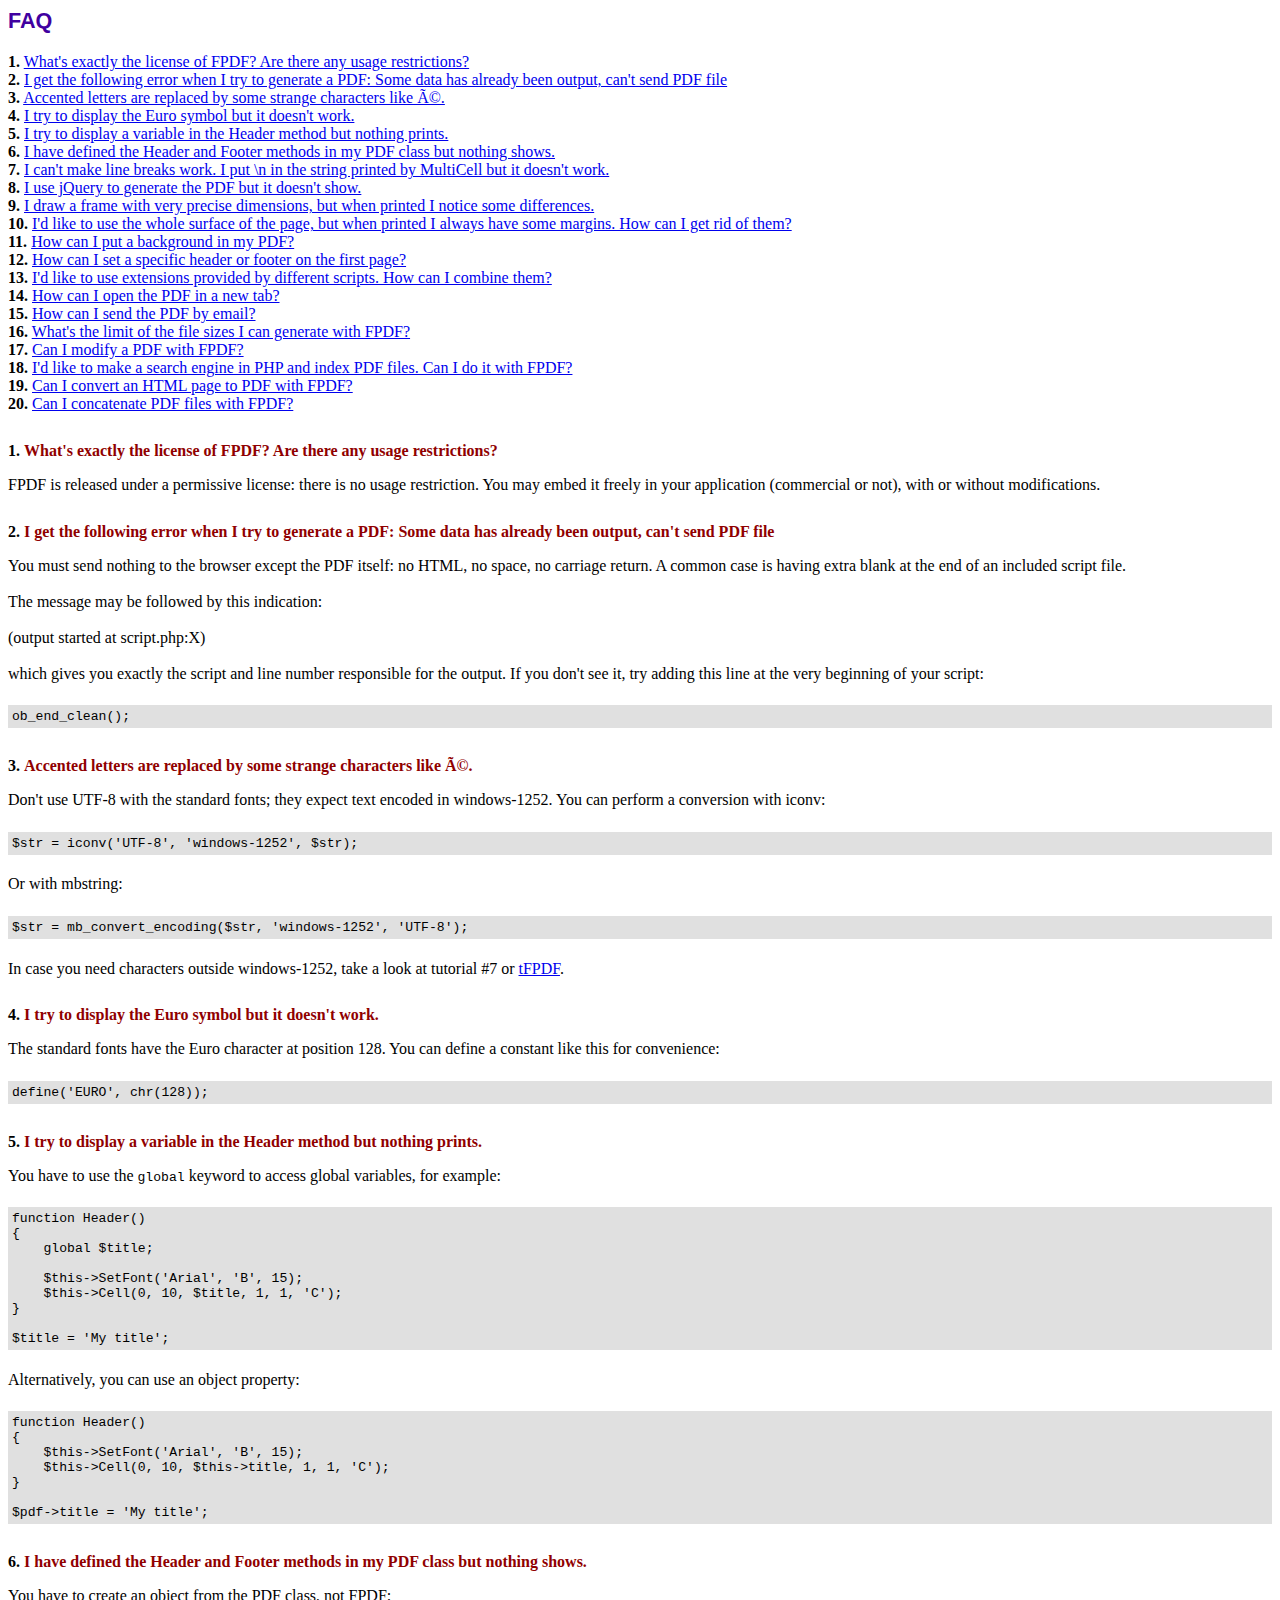
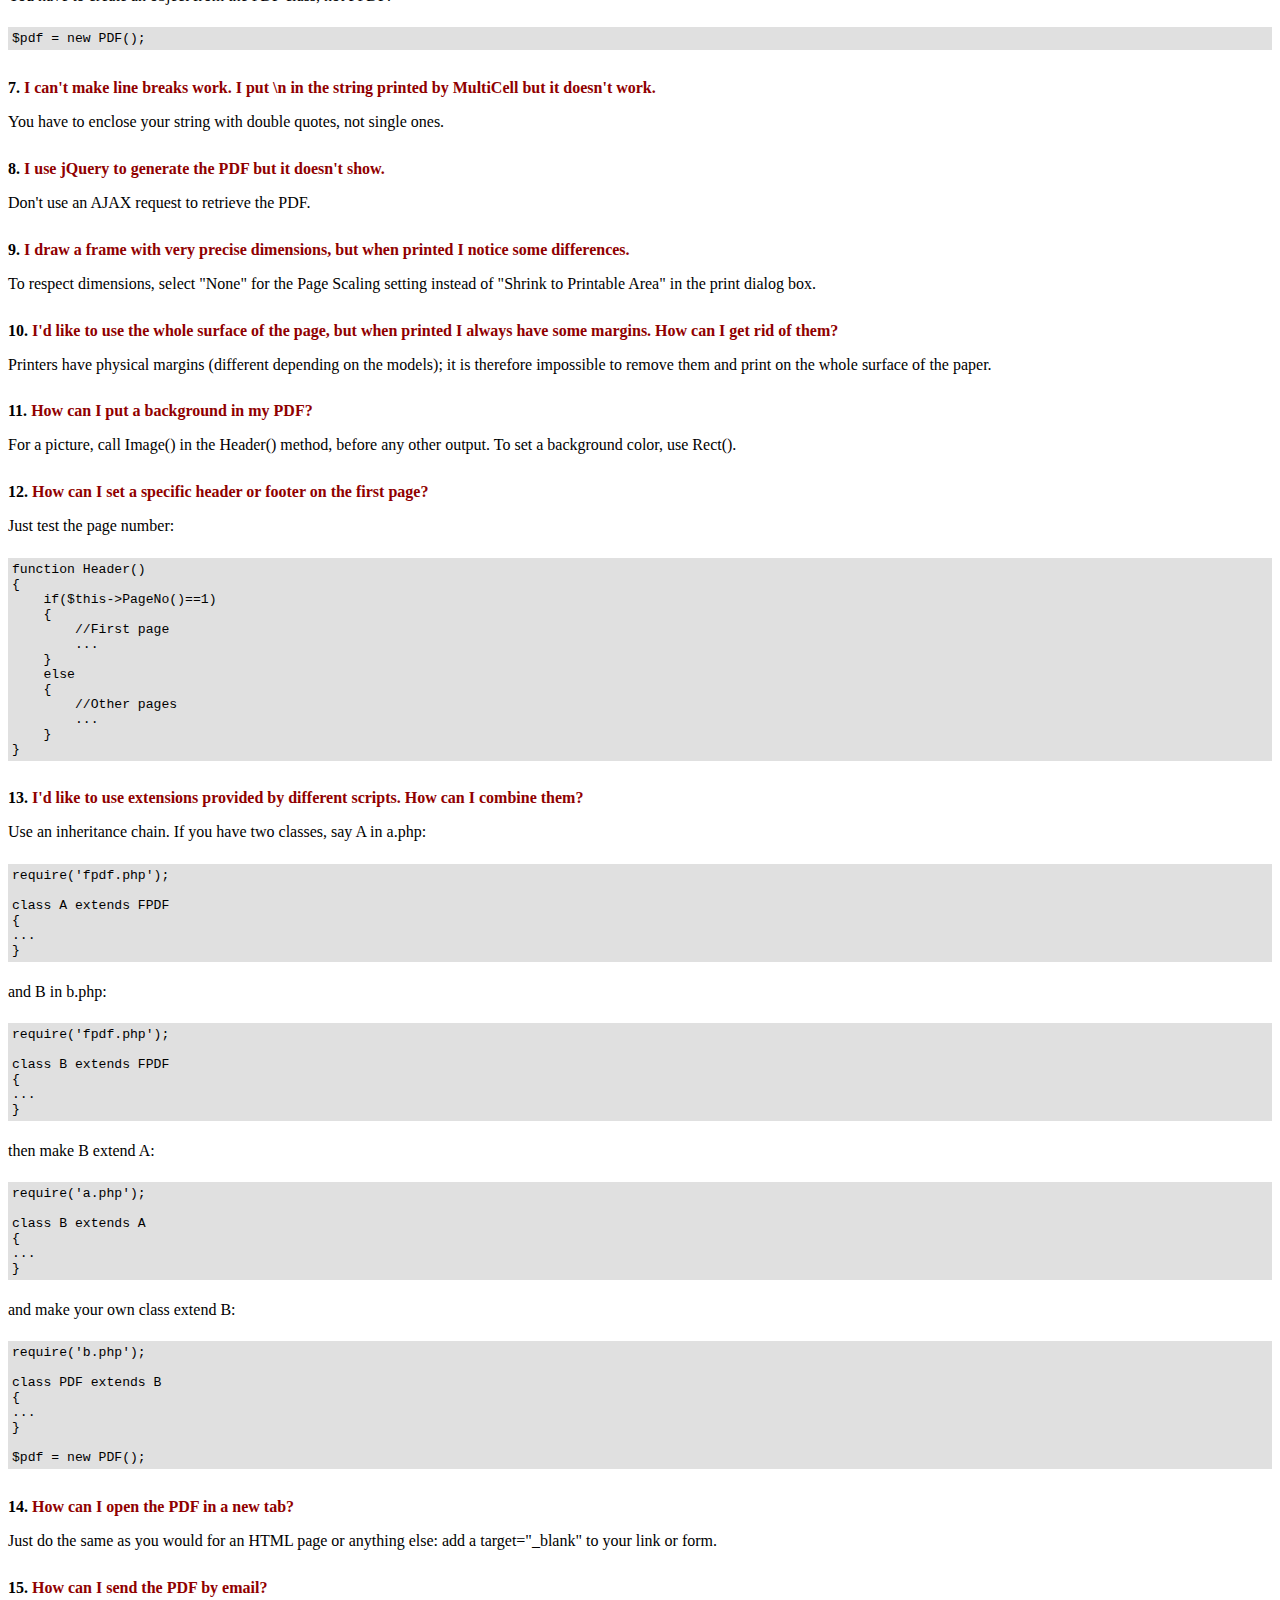
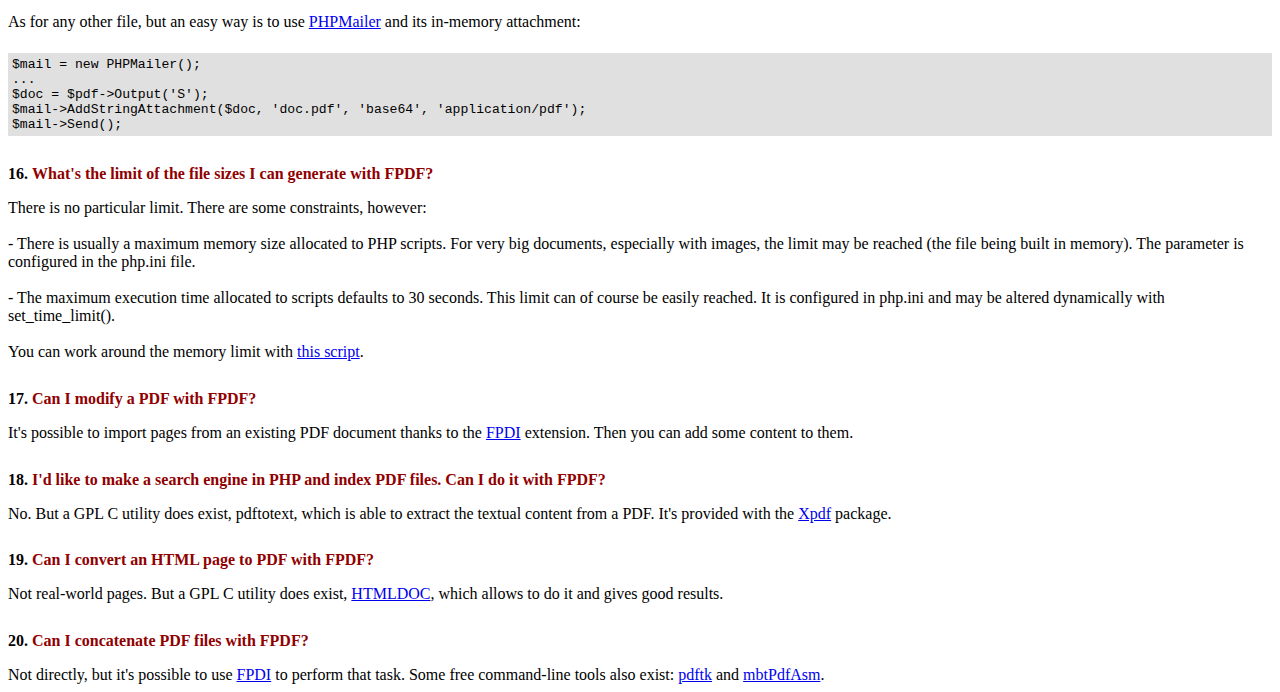
<file: customer/phps/libs/FAQ.htm>
<!DOCTYPE html PUBLIC "-//W3C//DTD HTML 4.01 Transitional//EN">
<html>
<head>
<meta http-equiv="Content-Type" content="text/html; charset=UTF-8">
<title>FAQ</title>
<link type="text/css" rel="stylesheet" href="fpdf.css">
<style type="text/css">
ul {list-style-type:none; margin:0; padding:0}
ul#answers li {margin-top:1.8em}
.question {font-weight:bold; color:#900000}
</style>
</head>
<body>
<h1>FAQ</h1>
<ul>
<li><b>1.</b> <a href='#q1'>What's exactly the license of FPDF? Are there any usage restrictions?</a></li>
<li><b>2.</b> <a href='#q2'>I get the following error when I try to generate a PDF: Some data has already been output, can't send PDF file</a></li>
<li><b>3.</b> <a href='#q3'>Accented letters are replaced by some strange characters like Ã©.</a></li>
<li><b>4.</b> <a href='#q4'>I try to display the Euro symbol but it doesn't work.</a></li>
<li><b>5.</b> <a href='#q5'>I try to display a variable in the Header method but nothing prints.</a></li>
<li><b>6.</b> <a href='#q6'>I have defined the Header and Footer methods in my PDF class but nothing shows.</a></li>
<li><b>7.</b> <a href='#q7'>I can't make line breaks work. I put \n in the string printed by MultiCell but it doesn't work.</a></li>
<li><b>8.</b> <a href='#q8'>I use jQuery to generate the PDF but it doesn't show.</a></li>
<li><b>9.</b> <a href='#q9'>I draw a frame with very precise dimensions, but when printed I notice some differences.</a></li>
<li><b>10.</b> <a href='#q10'>I'd like to use the whole surface of the page, but when printed I always have some margins. How can I get rid of them?</a></li>
<li><b>11.</b> <a href='#q11'>How can I put a background in my PDF?</a></li>
<li><b>12.</b> <a href='#q12'>How can I set a specific header or footer on the first page?</a></li>
<li><b>13.</b> <a href='#q13'>I'd like to use extensions provided by different scripts. How can I combine them?</a></li>
<li><b>14.</b> <a href='#q14'>How can I open the PDF in a new tab?</a></li>
<li><b>15.</b> <a href='#q15'>How can I send the PDF by email?</a></li>
<li><b>16.</b> <a href='#q16'>What's the limit of the file sizes I can generate with FPDF?</a></li>
<li><b>17.</b> <a href='#q17'>Can I modify a PDF with FPDF?</a></li>
<li><b>18.</b> <a href='#q18'>I'd like to make a search engine in PHP and index PDF files. Can I do it with FPDF?</a></li>
<li><b>19.</b> <a href='#q19'>Can I convert an HTML page to PDF with FPDF?</a></li>
<li><b>20.</b> <a href='#q20'>Can I concatenate PDF files with FPDF?</a></li>
</ul>

<ul id='answers'>
<li id='q1'>
<p><b>1.</b> <span class='question'>What's exactly the license of FPDF? Are there any usage restrictions?</span></p>
FPDF is released under a permissive license: there is no usage restriction. You may embed it
freely in your application (commercial or not), with or without modifications.
</li>

<li id='q2'>
<p><b>2.</b> <span class='question'>I get the following error when I try to generate a PDF: Some data has already been output, can't send PDF file</span></p>
You must send nothing to the browser except the PDF itself: no HTML, no space, no carriage return. A common
case is having extra blank at the end of an included script file.<br>
<br>
The message may be followed by this indication:<br>
<br>
(output started at script.php:X)<br>
<br>
which gives you exactly the script and line number responsible for the output. If you don't see it,
try adding this line at the very beginning of your script:
<div class="doc-source">
<pre><code>ob_end_clean();</code></pre>
</div>
</li>

<li id='q3'>
<p><b>3.</b> <span class='question'>Accented letters are replaced by some strange characters like Ã©.</span></p>
Don't use UTF-8 with the standard fonts; they expect text encoded in windows-1252.
You can perform a conversion with iconv:
<div class="doc-source">
<pre><code>$str = iconv('UTF-8', 'windows-1252', $str);</code></pre>
</div>
Or with mbstring:
<div class="doc-source">
<pre><code>$str = mb_convert_encoding($str, 'windows-1252', 'UTF-8');</code></pre>
</div>
In case you need characters outside windows-1252, take a look at tutorial #7 or
<a href="http://www.fpdf.org/?go=script&amp;id=92" target="_blank">tFPDF</a>.
</li>

<li id='q4'>
<p><b>4.</b> <span class='question'>I try to display the Euro symbol but it doesn't work.</span></p>
The standard fonts have the Euro character at position 128. You can define a constant like this
for convenience:
<div class="doc-source">
<pre><code>define('EURO', chr(128));</code></pre>
</div>
</li>

<li id='q5'>
<p><b>5.</b> <span class='question'>I try to display a variable in the Header method but nothing prints.</span></p>
You have to use the <code>global</code> keyword to access global variables, for example:
<div class="doc-source">
<pre><code>function Header()
{
    global $title;

    $this-&gt;SetFont('Arial', 'B', 15);
    $this-&gt;Cell(0, 10, $title, 1, 1, 'C');
}

$title = 'My title';</code></pre>
</div>
Alternatively, you can use an object property:
<div class="doc-source">
<pre><code>function Header()
{
    $this-&gt;SetFont('Arial', 'B', 15);
    $this-&gt;Cell(0, 10, $this-&gt;title, 1, 1, 'C');
}

$pdf-&gt;title = 'My title';</code></pre>
</div>
</li>

<li id='q6'>
<p><b>6.</b> <span class='question'>I have defined the Header and Footer methods in my PDF class but nothing shows.</span></p>
You have to create an object from the PDF class, not FPDF:
<div class="doc-source">
<pre><code>$pdf = new PDF();</code></pre>
</div>
</li>

<li id='q7'>
<p><b>7.</b> <span class='question'>I can't make line breaks work. I put \n in the string printed by MultiCell but it doesn't work.</span></p>
You have to enclose your string with double quotes, not single ones.
</li>

<li id='q8'>
<p><b>8.</b> <span class='question'>I use jQuery to generate the PDF but it doesn't show.</span></p>
Don't use an AJAX request to retrieve the PDF.
</li>

<li id='q9'>
<p><b>9.</b> <span class='question'>I draw a frame with very precise dimensions, but when printed I notice some differences.</span></p>
To respect dimensions, select "None" for the Page Scaling setting instead of "Shrink to Printable Area" in the print dialog box.
</li>

<li id='q10'>
<p><b>10.</b> <span class='question'>I'd like to use the whole surface of the page, but when printed I always have some margins. How can I get rid of them?</span></p>
Printers have physical margins (different depending on the models); it is therefore impossible to remove
them and print on the whole surface of the paper.
</li>

<li id='q11'>
<p><b>11.</b> <span class='question'>How can I put a background in my PDF?</span></p>
For a picture, call Image() in the Header() method, before any other output. To set a background color, use Rect().
</li>

<li id='q12'>
<p><b>12.</b> <span class='question'>How can I set a specific header or footer on the first page?</span></p>
Just test the page number:
<div class="doc-source">
<pre><code>function Header()
{
    if($this-&gt;PageNo()==1)
    {
        //First page
        ...
    }
    else
    {
        //Other pages
        ...
    }
}</code></pre>
</div>
</li>

<li id='q13'>
<p><b>13.</b> <span class='question'>I'd like to use extensions provided by different scripts. How can I combine them?</span></p>
Use an inheritance chain. If you have two classes, say A in a.php:
<div class="doc-source">
<pre><code>require('fpdf.php');

class A extends FPDF
{
...
}</code></pre>
</div>
and B in b.php:
<div class="doc-source">
<pre><code>require('fpdf.php');

class B extends FPDF
{
...
}</code></pre>
</div>
then make B extend A:
<div class="doc-source">
<pre><code>require('a.php');

class B extends A
{
...
}</code></pre>
</div>
and make your own class extend B:
<div class="doc-source">
<pre><code>require('b.php');

class PDF extends B
{
...
}

$pdf = new PDF();</code></pre>
</div>
</li>

<li id='q14'>
<p><b>14.</b> <span class='question'>How can I open the PDF in a new tab?</span></p>
Just do the same as you would for an HTML page or anything else: add a target="_blank" to your link or form.
</li>

<li id='q15'>
<p><b>15.</b> <span class='question'>How can I send the PDF by email?</span></p>
As for any other file, but an easy way is to use <a href="https://github.com/PHPMailer/PHPMailer" target="_blank">PHPMailer</a> and
its in-memory attachment:
<div class="doc-source">
<pre><code>$mail = new PHPMailer();
...
$doc = $pdf-&gt;Output('S');
$mail-&gt;AddStringAttachment($doc, 'doc.pdf', 'base64', 'application/pdf');
$mail-&gt;Send();</code></pre>
</div>
</li>

<li id='q16'>
<p><b>16.</b> <span class='question'>What's the limit of the file sizes I can generate with FPDF?</span></p>
There is no particular limit. There are some constraints, however:
<br>
<br>
- There is usually a maximum memory size allocated to PHP scripts. For very big documents,
especially with images, the limit may be reached (the file being built in memory). The
parameter is configured in the php.ini file.
<br>
<br>
- The maximum execution time allocated to scripts defaults to 30 seconds. This limit can of course
be easily reached. It is configured in php.ini and may be altered dynamically with set_time_limit().
<br>
<br>
You can work around the memory limit with <a href="http://www.fpdf.org/?go=script&amp;id=76" target="_blank">this script</a>.
</li>

<li id='q17'>
<p><b>17.</b> <span class='question'>Can I modify a PDF with FPDF?</span></p>
It's possible to import pages from an existing PDF document thanks to the
<a href="https://www.setasign.com/products/fpdi/about/" target="_blank">FPDI</a> extension.
Then you can add some content to them.
</li>

<li id='q18'>
<p><b>18.</b> <span class='question'>I'd like to make a search engine in PHP and index PDF files. Can I do it with FPDF?</span></p>
No. But a GPL C utility does exist, pdftotext, which is able to extract the textual content from a PDF.
It's provided with the <a href="https://www.xpdfreader.com" target="_blank">Xpdf</a> package.
</li>

<li id='q19'>
<p><b>19.</b> <span class='question'>Can I convert an HTML page to PDF with FPDF?</span></p>
Not real-world pages. But a GPL C utility does exist, <a href="https://www.msweet.org/htmldoc/" target="_blank">HTMLDOC</a>,
which allows to do it and gives good results.
</li>

<li id='q20'>
<p><b>20.</b> <span class='question'>Can I concatenate PDF files with FPDF?</span></p>
Not directly, but it's possible to use <a href="https://www.setasign.com/products/fpdi/demos/concatenate-fake/" target="_blank">FPDI</a>
to perform that task. Some free command-line tools also exist:
<a href="https://www.pdflabs.com/tools/pdftk-the-pdf-toolkit/" target="_blank">pdftk</a> and
<a href="http://thierry.schmit.free.fr/spip/spip.php?article15" target="_blank">mbtPdfAsm</a>.
</li>
</ul>
</body>
</html>
</file>
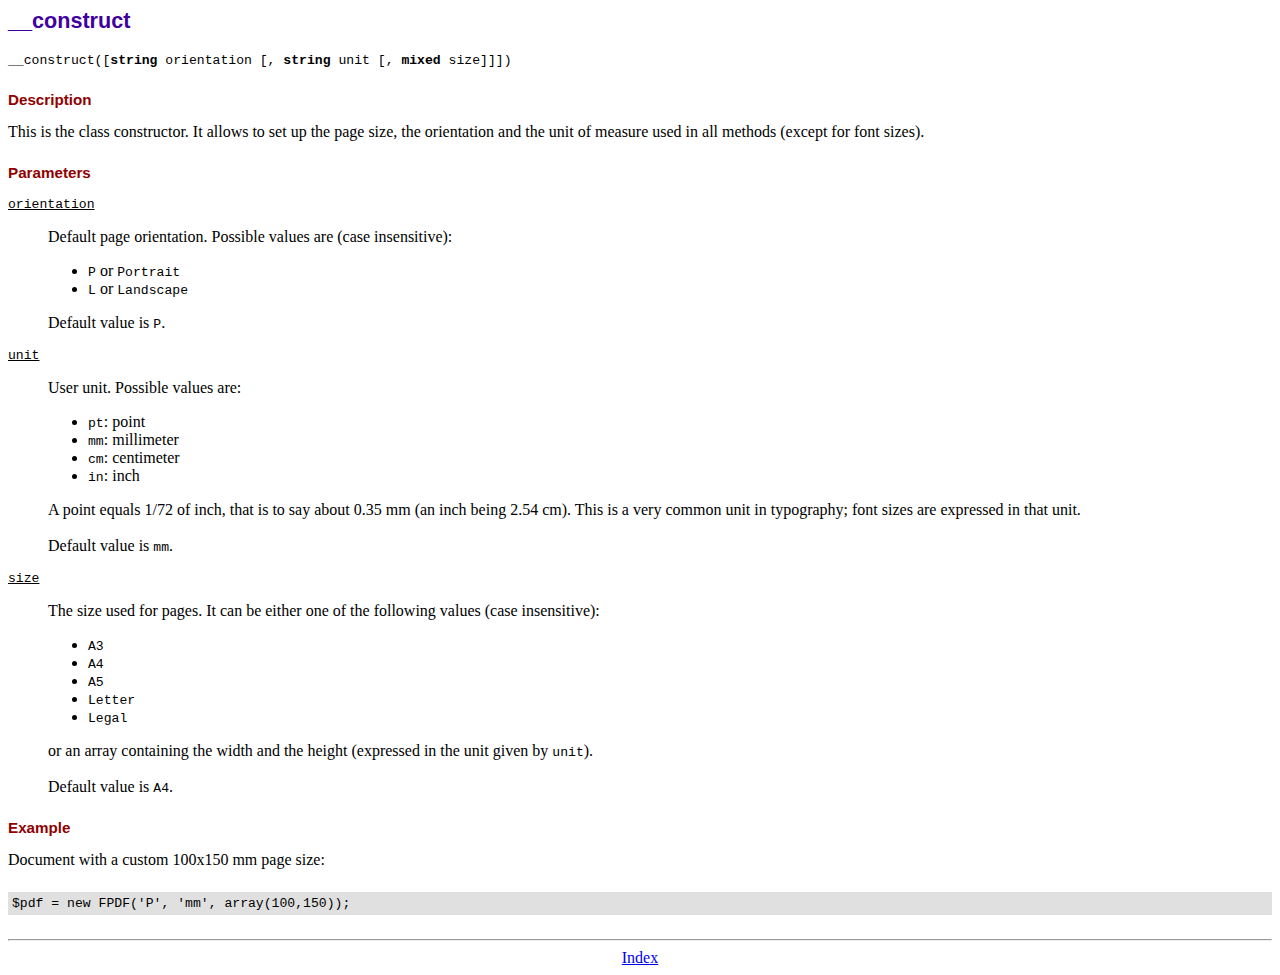
<file: customer/phps/libs/doc/__construct.htm>
<!DOCTYPE html PUBLIC "-//W3C//DTD HTML 4.01 Transitional//EN">
<html>
<head>
<meta http-equiv="Content-Type" content="text/html; charset=UTF-8">
<title>__construct</title>
<link type="text/css" rel="stylesheet" href="../fpdf.css">
</head>
<body>
<h1>__construct</h1>
<code>__construct([<b>string</b> orientation [, <b>string</b> unit [, <b>mixed</b> size]]])</code>
<h2>Description</h2>
This is the class constructor. It allows to set up the page size, the orientation and the
unit of measure used in all methods (except for font sizes).
<h2>Parameters</h2>
<dl class="param">
<dt><code>orientation</code></dt>
<dd>
Default page orientation. Possible values are (case insensitive):
<ul>
<li><code>P</code> or <code>Portrait</code></li>
<li><code>L</code> or <code>Landscape</code></li>
</ul>
Default value is <code>P</code>.
</dd>
<dt><code>unit</code></dt>
<dd>
User unit. Possible values are:
<ul>
<li><code>pt</code>: point</li>
<li><code>mm</code>: millimeter</li>
<li><code>cm</code>: centimeter</li>
<li><code>in</code>: inch</li>
</ul>
A point equals 1/72 of inch, that is to say about 0.35 mm (an inch being 2.54 cm). This
is a very common unit in typography; font sizes are expressed in that unit.
<br>
<br>
Default value is <code>mm</code>.
</dd>
<dt><code>size</code></dt>
<dd>
The size used for pages. It can be either one of the following values (case insensitive):
<ul>
<li><code>A3</code></li>
<li><code>A4</code></li>
<li><code>A5</code></li>
<li><code>Letter</code></li>
<li><code>Legal</code></li>
</ul>
or an array containing the width and the height (expressed in the unit given by <code>unit</code>).<br>
<br>
Default value is <code>A4</code>.
</dd>
</dl>
<h2>Example</h2>
Document with a custom 100x150 mm page size:
<div class="doc-source">
<pre><code>$pdf = new FPDF('P', 'mm', array(100,150));</code></pre>
</div>
<hr style="margin-top:1.5em">
<div style="text-align:center"><a href="index.htm">Index</a></div>
</body>
</html>
</file>
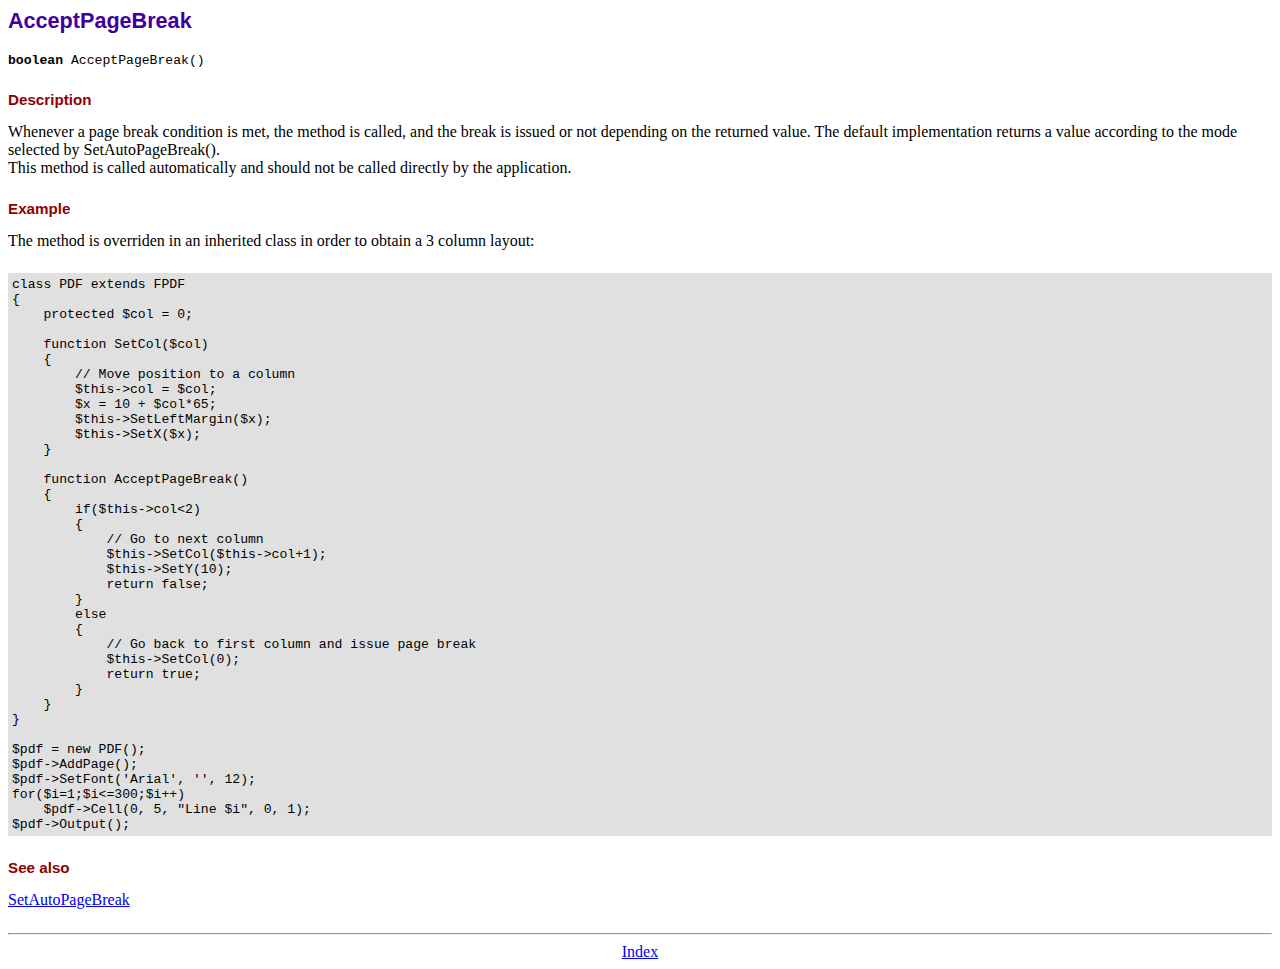
<file: customer/phps/libs/doc/acceptpagebreak.htm>
<!DOCTYPE html PUBLIC "-//W3C//DTD HTML 4.01 Transitional//EN">
<html>
<head>
<meta http-equiv="Content-Type" content="text/html; charset=UTF-8">
<title>AcceptPageBreak</title>
<link type="text/css" rel="stylesheet" href="../fpdf.css">
</head>
<body>
<h1>AcceptPageBreak</h1>
<code><b>boolean</b> AcceptPageBreak()</code>
<h2>Description</h2>
Whenever a page break condition is met, the method is called, and the break is issued or not
depending on the returned value. The default implementation returns a value according to the
mode selected by SetAutoPageBreak().
<br>
This method is called automatically and should not be called directly by the application.
<h2>Example</h2>
The method is overriden in an inherited class in order to obtain a 3 column layout:
<div class="doc-source">
<pre><code>class PDF extends FPDF
{
    protected $col = 0;

    function SetCol($col)
    {
        // Move position to a column
        $this-&gt;col = $col;
        $x = 10 + $col*65;
        $this-&gt;SetLeftMargin($x);
        $this-&gt;SetX($x);
    }

    function AcceptPageBreak()
    {
        if($this-&gt;col&lt;2)
        {
            // Go to next column
            $this-&gt;SetCol($this-&gt;col+1);
            $this-&gt;SetY(10);
            return false;
        }
        else
        {
            // Go back to first column and issue page break
            $this-&gt;SetCol(0);
            return true;
        }
    }
}

$pdf = new PDF();
$pdf-&gt;AddPage();
$pdf-&gt;SetFont('Arial', '', 12);
for($i=1;$i&lt;=300;$i++)
    $pdf-&gt;Cell(0, 5, "Line $i", 0, 1);
$pdf-&gt;Output();</code></pre>
</div>
<h2>See also</h2>
<a href="setautopagebreak.htm">SetAutoPageBreak</a>
<hr style="margin-top:1.5em">
<div style="text-align:center"><a href="index.htm">Index</a></div>
</body>
</html>
</file>
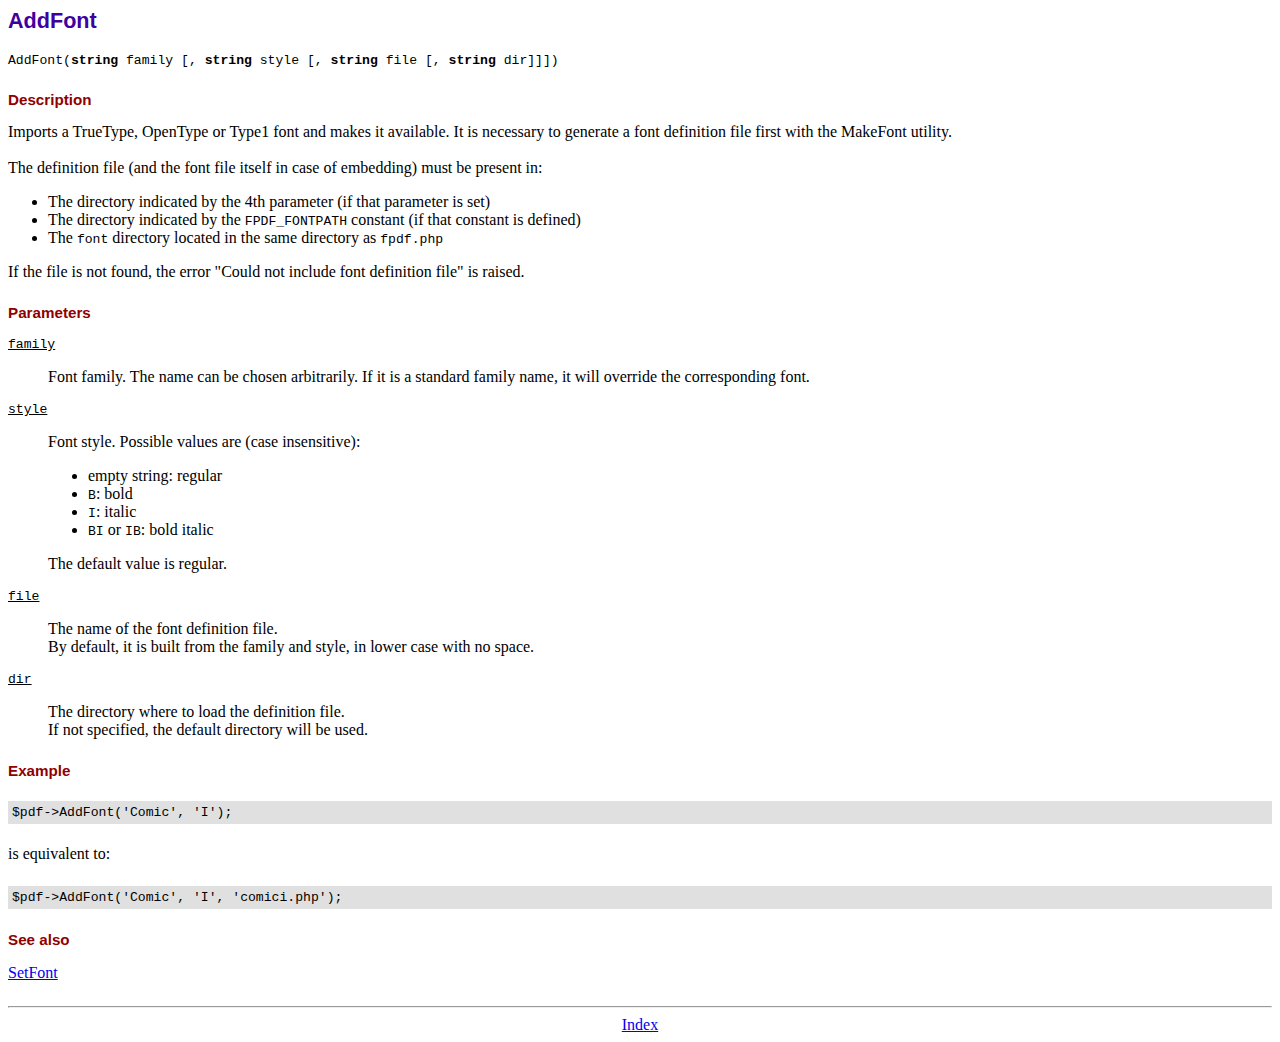
<file: customer/phps/libs/doc/addfont.htm>
<!DOCTYPE html PUBLIC "-//W3C//DTD HTML 4.01 Transitional//EN">
<html>
<head>
<meta http-equiv="Content-Type" content="text/html; charset=UTF-8">
<title>AddFont</title>
<link type="text/css" rel="stylesheet" href="../fpdf.css">
</head>
<body>
<h1>AddFont</h1>
<code>AddFont(<b>string</b> family [, <b>string</b> style [, <b>string</b> file [, <b>string</b> dir]]])</code>
<h2>Description</h2>
Imports a TrueType, OpenType or Type1 font and makes it available. It is necessary to generate a font
definition file first with the MakeFont utility.
<br>
<br>
The definition file (and the font file itself in case of embedding) must be present in:
<ul>
<li>The directory indicated by the 4th parameter (if that parameter is set)</li>
<li>The directory indicated by the <code>FPDF_FONTPATH</code> constant (if that constant is defined)</li>
<li>The <code>font</code> directory located in the same directory as <code>fpdf.php</code></li>
</ul>
If the file is not found, the error "Could not include font definition file" is raised.
<h2>Parameters</h2>
<dl class="param">
<dt><code>family</code></dt>
<dd>
Font family. The name can be chosen arbitrarily. If it is a standard family name, it will
override the corresponding font.
</dd>
<dt><code>style</code></dt>
<dd>
Font style. Possible values are (case insensitive):
<ul>
<li>empty string: regular</li>
<li><code>B</code>: bold</li>
<li><code>I</code>: italic</li>
<li><code>BI</code> or <code>IB</code>: bold italic</li>
</ul>
The default value is regular.
</dd>
<dt><code>file</code></dt>
<dd>
The name of the font definition file.
<br>
By default, it is built from the family and style, in lower case with no space.
</dd>
<dt><code>dir</code></dt>
<dd>
The directory where to load the definition file.
<br>
If not specified, the default directory will be used.
</dd>
</dl>
<h2>Example</h2>
<div class="doc-source">
<pre><code>$pdf-&gt;AddFont('Comic', 'I');</code></pre>
</div>
is equivalent to:
<div class="doc-source">
<pre><code>$pdf-&gt;AddFont('Comic', 'I', 'comici.php');</code></pre>
</div>
<h2>See also</h2>
<a href="setfont.htm">SetFont</a>
<hr style="margin-top:1.5em">
<div style="text-align:center"><a href="index.htm">Index</a></div>
</body>
</html>
</file>
<file: main.css>
@import url('https://fonts.googleapis.com/css2?family=Inter:ital,opsz,wght@0,14..32,100..900;1,14..32,100..900&display=swap');

*{
    margin: 0;
    padding: 0;
    font-family: "Inter";
}
body{
    /* background-color: rgb(255, 255, 255); */
    background-color: rgb(23,23,23);
}
header{
    position: sticky;
    top: 0px;
    padding: 1rem;
    background-color: rgba(23, 23, 23, 0.925);
    z-index: 1000;
}
body a{
    text-decoration: none;
    color:inherit;
}
nav{
    display: flex;
    justify-content:space-between;
    /* background-color: rgba(23, 23, 23, 0.795); */
    align-items: center;
    color: white;
    margin: 0px 5rem;
    box-sizing: border-box;
}
nav .left{
    font-weight: 700;
    font-size: 24px;
}
nav .right{
    display: flex;
    justify-content: center;
    align-items: center;
    gap: 3rem;
    font-weight: 400;
    font-size: 16px;
}
.blueBtn{
    background-color: rgb(53, 99, 224);
    border-style: none;
    padding: 12px 20px;
    border-radius: 25px;
    color: white;
    font-weight: 500;
}
.right .rightNavEle:hover{
    color: rgb(57, 125, 236);
}
.right .blueBtn:hover{
    background-color:  rgb(29, 78, 216);
}

/* [base64] */

.darkShaded{
    background-color: rgb(23,23,23);
    color: white;
}
.firstDark{
    display: grid;
    grid-template-columns: 40vw 50vw;
    height: 90vh;
    margin: 0rem 7rem;
}
.darkShaded .left{
    /*  margin: 0px 6rem; */
    padding: 5rem 0px; 
}
.darkShaded .left .fChild{
    font-size: 60px;
    font-weight: 700;
}
.darkShaded .left .fChild span{
    color: rgb(59, 130, 246);
}
.darkShaded .left .sChild{
    font-size: 20px;
    color: rgb(194, 194, 194);
    font-weight: 500;
    margin: 25px 0px;
}
.darkShaded .blueBtn{
    font-size: 20px;
    font-weight: 500;
    padding: 16px 30px;
}
.darkShaded .greyBtn{
    background-color: rgb(64,64,64);
    border-style: none;
    border-radius: 25px;
    color: white;
    font-size: 20px;
    font-weight: 500;
    padding: 16px 30px;
    margin: 0px 0px 30px 20px;
}
.darkShaded .blueBtn:hover{
    transform:scale(1.05);
    background-color: #003fbf;
}
.darkShaded .greyBtn:hover{
    transform:scale(1.05);
    background-color: #8d8b8b;
}

/* [base64] */

.lightShaded{
    min-height: 100vh;
    background-color: white;
    color: black;
}

    /* [base64] */


/* [base64] */
.container {
    display: flex;
    /* margin: 5rem 5rem 5rem 5rem; */
    flex-direction: column;
    justify-content: space-between;
    width: 90%;
    gap: 5rem;
    max-width: 1000px;
    background: #ffffff;
    border-radius: 16px;
    padding: 32px;
}

.form-section {
    width: 100%;
}

.form-heading {
    font-size: 28px;
    font-weight: bold;
    color: #333;
    margin-bottom: 8px;
}

.form-description {
    font-size: 16px;
    color: #666;
    margin-bottom: 20px;
}

.form {
    display: flex;
    flex-direction: column;
}

.input-group {
    margin-bottom: 12px;
}

.input-field {
    width: 100%;
    padding: 12px;
    font-size: 14px;
    border: 1px solid #dcdcdc;
    border-radius: 8px;
    transition: all 0.3s ease;
}

.input-field:focus {
    border-color: #007bff;
    box-shadow: 0 0 4px rgba(0, 123, 255, 0.2);
    outline: none;
}

.submit-button {
    padding: 12px;
    font-size: 16px;
    color: white;
    background-color: #007bff;
    border: none;
    border-radius: 8px;
    cursor: pointer;
    transition: background-color 0.3s;
}

.submit-button:hover {
    background-color: #0056b3;
}

.highlights-section {
    margin-top: 32px;
    background: #f8f9ff;
    box-shadow: 0 8px 20px rgba(0, 0, 0, 0.15);
    border-radius: 16px;
    padding: 20px;
}

.highlights-heading {
    font-size: 22px;
    font-weight: bold;
    margin-bottom: 16px;
    color: #333;
}

.highlight-item {
    display: flex;
    align-items: center;
    margin-bottom: 12px;
}

.highlight-icon {
    width: 28px;
    height: 28px;
    margin-right: 12px;
}

.highlight-text {
    font-size: 14px;
    color: #444;
}

@media screen and (min-width: 768px) {
    .container {
        flex-direction: row;
    }

    .form-section, .highlights-section {
        width: 48%;
    }
}







/* ====================================================================================================================== */
/* ====================================================================================================================== */
/* ====================================================================================================================== */
/* ====================================================================================================================== */
/* ====================================================================================================================== */

iframe {
    width: 100%;
    height: 100vh;
    border: none;
}
.featurePage{
    height:120vh;
}

#main {
    width: 100%;
    height: auto;
    display: flex;
    justify-content: center;
    align-items: center;
    overflow: hidden; /* Hide extra space */
}

#main iframe {
    width: 100%;
    height: auto;
    min-height: 200px; /* Ensure it has a minimum height */
    overflow: hidden; /* Prevent scrollbars */
}

#footer {
    width: 100%;
    height: auto;
    display: flex;
    justify-content: center;
    align-items: center;
    overflow: hidden; /* Hide extra space */
}

#footer iframe {
    width: 100%;
    height: auto;
    min-height: 200px; /* Ensure it has a minimum height */
    overflow: hidden; /* Prevent scrollbars */
}







/* Scrool bar */

/* Custom Scrollbar */
::-webkit-scrollbar {
    width: 10px;
}

::-webkit-scrollbar-track {
    background: #1e1e1e; /* Dark background */
    border-radius: 10px;
}

::-webkit-scrollbar-thumb {
    background: linear-gradient(45deg, #4facfe, #00f2fe); /* Gradient scrollbar */
    border-radius: 10px;
    transition: 0.3s;
}

::-webkit-scrollbar-thumb:hover {
    background: linear-gradient(45deg, #00f2fe, #4facfe);
}

/* Smooth Scroll Behavior */
html {
    scroll-behavior: smooth;
}
</file>
<file: customer/phps/libs/fpdf.css>
body {font-family:"Times New Roman",serif}
h1 {font:bold 135% Arial,sans-serif; color:#4000A0; margin-bottom:0.9em}
h2 {font:bold 95% Arial,sans-serif; color:#900000; margin-top:1.5em; margin-bottom:1em}
dl.param dt {text-decoration:underline}
dl.param dd {margin-top:1em; margin-bottom:1em}
dl.param ul {margin-top:1em; margin-bottom:1em}
tt, code, kbd {font-family:"Courier New",Courier,monospace; font-size:82%}
div.source {margin-top:1.4em; margin-bottom:1.3em}
div.source pre {display:table; border:1px solid #24246A; width:100%; margin:0em; font-family:inherit; font-size:100%}
div.source code {display:block; border:1px solid #C5C5EC; background-color:#F0F5FF; padding:6px; color:#000000}
div.doc-source {margin-top:1.4em; margin-bottom:1.3em}
div.doc-source pre {display:table; width:100%; margin:0em; font-family:inherit; font-size:100%}
div.doc-source code {display:block; background-color:#E0E0E0; padding:4px}
.kw {color:#000080; font-weight:bold}
.str {color:#CC0000}
.cmt {color:#008000}
p.demo {text-align:center; margin-top:-0.9em}
a.demo {text-decoration:none; font-weight:bold; color:#0000CC}
a.demo:link {text-decoration:none; font-weight:bold; color:#0000CC}
a.demo:hover {text-decoration:none; font-weight:bold; color:#0000FF}
a.demo:active {text-decoration:none; font-weight:bold; color:#0000FF}
</file>
<file: Main/ContactUs.css>
/* Modern Light Theme */

* {
    margin: 0;
    padding: 0;
    box-sizing: border-box;
    font-family: Arial, sans-serif;
}

.lightShaded {
    color: #212529; /* Dark Text */
    background-color: #f8f9fa; /* Light Gray Background */
    display: flex;
    flex-direction: column;
    justify-content: center;
    align-items: center;
    overflow: hidden;
}

.pgHead {
    display: block;
    margin: 2% auto;
    color: #343a40; /* Dark Gray */
    font-size: 2rem;
    text-align: center;
    font-weight: bold;
}

.container {
    max-width: 1200px;
    margin: 0 auto;
    display: flex;
    flex-wrap: wrap;
    justify-content: space-between;
    background-color: #ffffff; /* White Background */
    padding: 20px;
    box-shadow: 0 4px 10px rgba(0, 0, 0, 0.1);
    border-radius: 10px;
    flex-grow: 1;
    overflow: hidden;
}

.form-container, .info-container {
    flex: 1;
    min-width: 300px;
    padding: 20px;
}

.form-container h2, .info-container h2 {
    margin-bottom: 20px;
    color: #007bff; /* Primary Blue */
}

.form-container form {
    display: flex;
    flex-direction: column;
}

.form-container form label {
    margin: 10px 0 5px;
    font-size: 14px;
    color: #495057; /* Medium Gray */
}

.form-container form input,
.form-container form textarea {
    width: 100%;
    padding: 10px;
    margin-bottom: 15px;
    border: 1px solid #ced4da; /* Light Gray Border */
    border-radius: 5px;
    font-size: 14px;
    background-color: #ffffff; /* White */
    color: #212529;
}

.form-container form input:focus,
.form-container form textarea:focus {
    outline: none;
    border-color: #007bff; /* Highlighted Blue */
}

.form-container form .error {
    color: #dc3545; /* Red for errors */
    font-size: 12px;
    margin-bottom: 10px;
}

.form-container form button {
    padding: 10px;
    background-color: #007bff; /* Primary Blue */
    color: #ffffff;
    border: none;
    cursor: pointer;
    font-size: 16px;
    border-radius: 5px;
    transition: background-color 0.3s ease;
}

.form-container form button:hover {
    background-color: #0056b3; /* Darker Blue */
}

.info-container p {
    margin-bottom: 10px;
    color: #495057; /* Medium Gray */
}

.info-container a {
    display: inline-block;
    margin: 10px 0;
    padding: 10px 15px;
    background-color: #28a745; /* Green */
    color: #ffffff;
    text-decoration: none;
    border-radius: 5px;
    transition: background-color 0.3s ease;
}

.info-container a:hover {
    background-color: #218838; /* Darker Green */
}

.info-container .hours {
    margin-top: 20px;
    color: #495057;
}

.map-container {
    margin-top: 30px;
    text-align: center;
    width: 80vw;
    padding-bottom: 3rem;
}

iframe {
    width: 100%;
    height: 400px;
    border: 0;
    border-radius: 5px;
    box-shadow: 0 2px 8px rgba(0, 0, 0, 0.1);
}

.hidden { display: none; }

#successAnimation, #errorAnimation {
    font-size: 24px;
    text-align: center;
    margin-top: 20px;
    animation: fadeIn 1s ease-in-out;
}

@keyframes fadeIn {
    from { opacity: 0; transform: scale(0.9); }
    to { opacity: 1; transform: scale(1); }
}

/* Support Section - Light Theme */
#Support {
    background-color: #f8f9fa;
    color: #333;
    padding: 50px 20px;
    text-align: center;
}

#Support .upperText h2 {
    font-size: 2rem;
    margin-bottom: 10px;
}

#Support .upperText p {
    font-size: 1.2rem;
    margin-bottom: 20px;
}

.support-content p {
    font-size: 1rem;
    margin-bottom: 20px;
}

.support-content .blueBtn {
    padding: 10px 20px;
    font-size: 1rem;
    background-color: #007bff;
    color: white;
    border: none;
    border-radius: 5px;
    cursor: pointer;
    transition: 0.3s ease-in-out;
}

.support-content .blueBtn:hover {
    background-color: #0056b3;
}




 /* Popup Styling */
 .popup {
    position: fixed;
    top: 50%;
    left: 50%;
    width: 50vw;
    height: 30vh;
    transform: translate(-50%, -50%);
    background-color: rgba(0, 0, 0, 0.7);
    display: none;
    align-items: center;
    justify-content: center;
    z-index: 1000;
    transition: all 2s ease;
}

.popup-content {
    background-color: #fff;
    padding: 30px;
    border-radius: 12px;
    width: 80%;
    max-width: 400px;
    text-align: center;
    box-shadow: 0 6px 12px rgba(0, 0, 0, 0.2);
    animation: fadeIn 0.3s ease;
    transition: all 2s ease;
}

.popup-content h3 {
    font-size: 24px;
    margin-bottom: 10px;
}

.popup-content button {
    background-color: #4CAF50;
    color: white;
    padding: 10px 20px;
    margin-top: 15px;
    border: none;
    border-radius: 8px;
    cursor: pointer;
    transition: background 0.3s;
}

.popup-content button:hover {
    background-color: #45a049;
}

@keyframes fadeIn {
    from {
        opacity: 0;
        transform: translateY(-20px);
    }

    to {
        opacity: 1;
        transform: translateY(0);
    }
}
</file>
<file: Main/footer.css>
/* Import Google Font */
@import url('https://fonts.googleapis.com/css2?family=Poppins:wght@300;400;600&display=swap');

/* Color Variables */
:root {
    --bg-dark: #0f172a;
    --secondary-dark: #1e293b;
    --text-dark: #ffffff;
    --text-light: #b0b0b0;
    --primary-color: #00a8ff;
    --hover-color: #0056b3;
    --border-color: rgba(255, 255, 255, 0.1);
}

/* Global Reset */
* {
    margin: 0;
    padding: 0;
    box-sizing: border-box;
    font-family: "Poppins", sans-serif;
}

/* Footer Section */
.footer_area {
    background: linear-gradient(135deg, var(--bg-dark), var(--secondary-dark));
    color: var(--text-dark);
    padding: 50px 20px;
    transition: all 0.5s ease-in-out;
    box-shadow: 0 -10px 30px rgba(0, 0, 0, 0.5);
}

/* Footer Container */
.footer_container {
    max-width: 1200px;
    margin: auto;
    display: flex;
    flex-wrap: wrap;
    justify-content: space-between;
    align-items: flex-start;
    opacity: 0;
    transform: translateY(30px);
    animation: fadeIn 1s forwards ease-out;
}

/* Footer Columns */
.footer_column {
    flex: 1;
    min-width: 250px;
    margin: 15px;
    transition: transform 0.4s ease-in-out;
}

.footer_column:hover {
    transform: translateY(-5px);
}

/* Footer Logo */
.footer_logo {
    font-size: 26px;
    font-weight: bold;
    color: var(--primary-color);
    margin-bottom: 15px;
    display: block;
    transition: color 0.3s ease-in-out;
}

.footer_logo:hover {
    color: var(--hover-color);
}

/* Footer Text */
.footer_area p {
    font-size: 14px;
    color: var(--text-light);
    line-height: 1.6;
    transition: color 0.3s ease-in-out;
}

/* Social Icons */
.footer_social_area {
    display: flex;
    margin-top: 15px;
}

.social-icon {
    width: 40px;
    height: 40px;
    background: var(--primary-color);
    display: flex;
    align-items: center;
    justify-content: center;
    border-radius: 50%;
    margin-right: 10px;
    transition: all 0.4s ease-in-out;
    box-shadow: 0 4px 8px rgba(0, 168, 255, 0.3);
}

.social-icon i {
    color: var(--text-dark);
    font-size: 18px;
}

.social-icon:hover {
    background: var(--hover-color);
    transform: scale(1.2) rotate(10deg);
    box-shadow: 0 6px 12px rgba(0, 168, 255, 0.6);
}

/* Footer Links */
.widget-title {
    font-size: 18px;
    margin-bottom: 15px;
    font-weight: 600;
    color: var(--text-dark);
    position: relative;
    transition: color 0.3s ease-in-out;
}

.widget-title::after {
    content: "";
    display: block;
    width: 50px;
    height: 3px;
    background: var(--primary-color);
    margin-top: 5px;
}

/* Footer Menu */
.footer_menu {
    list-style: none;
    padding: 0;
}

.footer_menu li {
    margin-bottom: 10px;
    position: relative;
    padding-left: 25px;
    transition: transform 0.3s ease-in-out;
}

.footer_menu li a {
    text-decoration: none;
    color: var(--text-light);
    font-size: 15px;
    display: flex;
    align-items: center;
    transition: color 0.3s ease-in-out, transform 0.3s ease-in-out;
}

.footer_menu li i {
    font-size: 16px;
    margin-right: 10px;
    color: var(--primary-color);
    transition: transform 0.3s ease-in-out;
}

.footer_menu li a:hover {
    color: var(--primary-color);
    transform: translateX(10px);
}

.footer_menu li a:hover i {
    transform: rotate(360deg);
}

/* Footer Bottom */
.footer_bottom {
    text-align: center;
    margin-top: 40px;
    padding-top: 15px;
    border-top: 1px solid var(--border-color);
    font-size: 14px;
    color: var(--text-light);
    opacity: 0;
    animation: fadeIn 1.2s forwards ease-out 0.5s;
}

.footer_bottom a {
    color: var(--primary-color);
    text-decoration: none;
    transition: color 0.3s ease-in-out;
}

.footer_bottom a:hover {
    text-decoration: underline;
    color: var(--hover-color);
}

/* Responsive */
@media (max-width: 768px) {
    .footer_container {
        flex-direction: column;
        text-align: center;
    }

    .footer_column {
        min-width: 100%;
    }

    .footer_social_area {
        justify-content: center;
    }
}

/* Fade-in Animation */
@keyframes fadeIn {
    0% {
        opacity: 0;
        transform: translateY(30px);
    }
    100% {
        opacity: 1;
        transform: translateY(0);
    }
}
</file>
<file: Main/Home.css>
.firstDark div ul{
    display: flex;
    gap: 3rem;
    font-weight: 500;
}

.firstDark .right{
    display: flex;
    justify-content: center;
    align-items: center;
}

.speed-test-card {
    background: #1c1c1c;
    position: relative;
    width: 40vw;
    padding: 20px;
    border-radius: 15px;
    box-shadow: 0px 0px 20px 20px rgba(59, 130, 246, 0.4);
    text-align: center;
    margin: 0px 1vw;
    animation: blinkShadow 4s infinite;
}

.speed-test-card h2 {
    font-size: 1.5rem;
    margin-bottom: 15px;
}

.progress-bar-container {
    position: relative;
    background: #333;
    border-radius: 10px;
    height: 10px;
    width: 100%;
    margin: 20px 0;
    overflow: hidden;
}

.progress-bar {
    background: #0056ff;
    height: 100%;
    width: 70%; /* Adjust this value dynamically based on speed */
    transition: all 1.7s ease-out;
}

.speed-info {
    display: flex;
    justify-content: space-between;
    font-size: 0.9rem;
    margin-top: 10px;
    color: #bbbbbb;
}

.speed-info span:last-child {
    font-weight: bold;
    color: white;
}

.test-button {
    display: inline-block;
    margin-top: 20px;
    background: #0056ff;
    color: white;
    padding: 10px 20px;
    border: none;
    border-radius: 10px;
    font-size: 1rem;
    cursor: pointer;
    transition: background 0.3s ease-in-out;
}

.test-button:hover {
    background: #003fbf;
}

.icon-refresh {
    position: absolute;
    top: 15px;
    right: 15px;
    width: 20px;
    height: 20px;
    border: 2px solid rgb(162, 0, 255);
    border-radius: 50%;
    display: flex;
    align-items: center;
    justify-content: center;
    animation: spin 2s linear infinite;
}

@keyframes spin {
    from {
        transform: rotate(0deg);
    }
    to {
        transform: rotate(360deg);
    }
}
@keyframes blinkShadow {
    0%, 100% {
        box-shadow: 0 4px 10px rgba(0, 0, 0, 0.4), 0 0 20px rgba(0, 86, 255, 0.8);
    }
    50% {
        box-shadow: 0 4px 10px rgba(0, 0, 0, 0.4), 0 0 40px rgba(0, 86, 255, 1);
    }
}
</file>
<file: Main/footer/privacy.css>
body {
    font-family: Arial, sans-serif;
    margin: 0;
    padding: 0;
    background: #f4f4f4;
    color: #333;
    transition: background 0.5s ease-in-out;
}

header {
    background: linear-gradient(90deg, #0073e6, #005bb5);
    color: #fff;
    text-align: center;
    padding: 20px 0;
    font-size: 24px;
    font-weight: bold;
    transition: background 0.5s ease-in-out;
}

.container {
    width: 80%;
    max-width: 1200px;
    margin: 20px auto;
    padding: 20px;
    background: #fff;
    box-shadow: 0px 4px 6px rgba(0, 0, 0, 0.1);
    border-radius: 8px;
    text-align: center;
    transform: translateY(10px);
    opacity: 0;
    animation: fadeInUp 1s ease-in-out forwards;
}

h2 {
    color: #0073e6;
    border-bottom: 2px solid #005bb5;
    padding-bottom: 5px;
    transition: color 0.3s ease-in-out;
}

h2:hover {
    color: #005bb5;
}

p, ul {
    line-height: 1.6;
    text-align: left;
    transition: color 0.3s ease-in-out;
}

ul {
    padding-left: 20px;
}

li {
    margin-bottom: 10px;
}

a {
    color: #0073e6;
    text-decoration: none;
    transition: color 0.3s ease-in-out;
}

a:hover {
    color: #005bb5;
}

@keyframes fadeInUp {
    from {
        opacity: 0;
        transform: translateY(20px);
    }
    to {
        opacity: 1;
        transform: translateY(0);
    }
}
</file>
